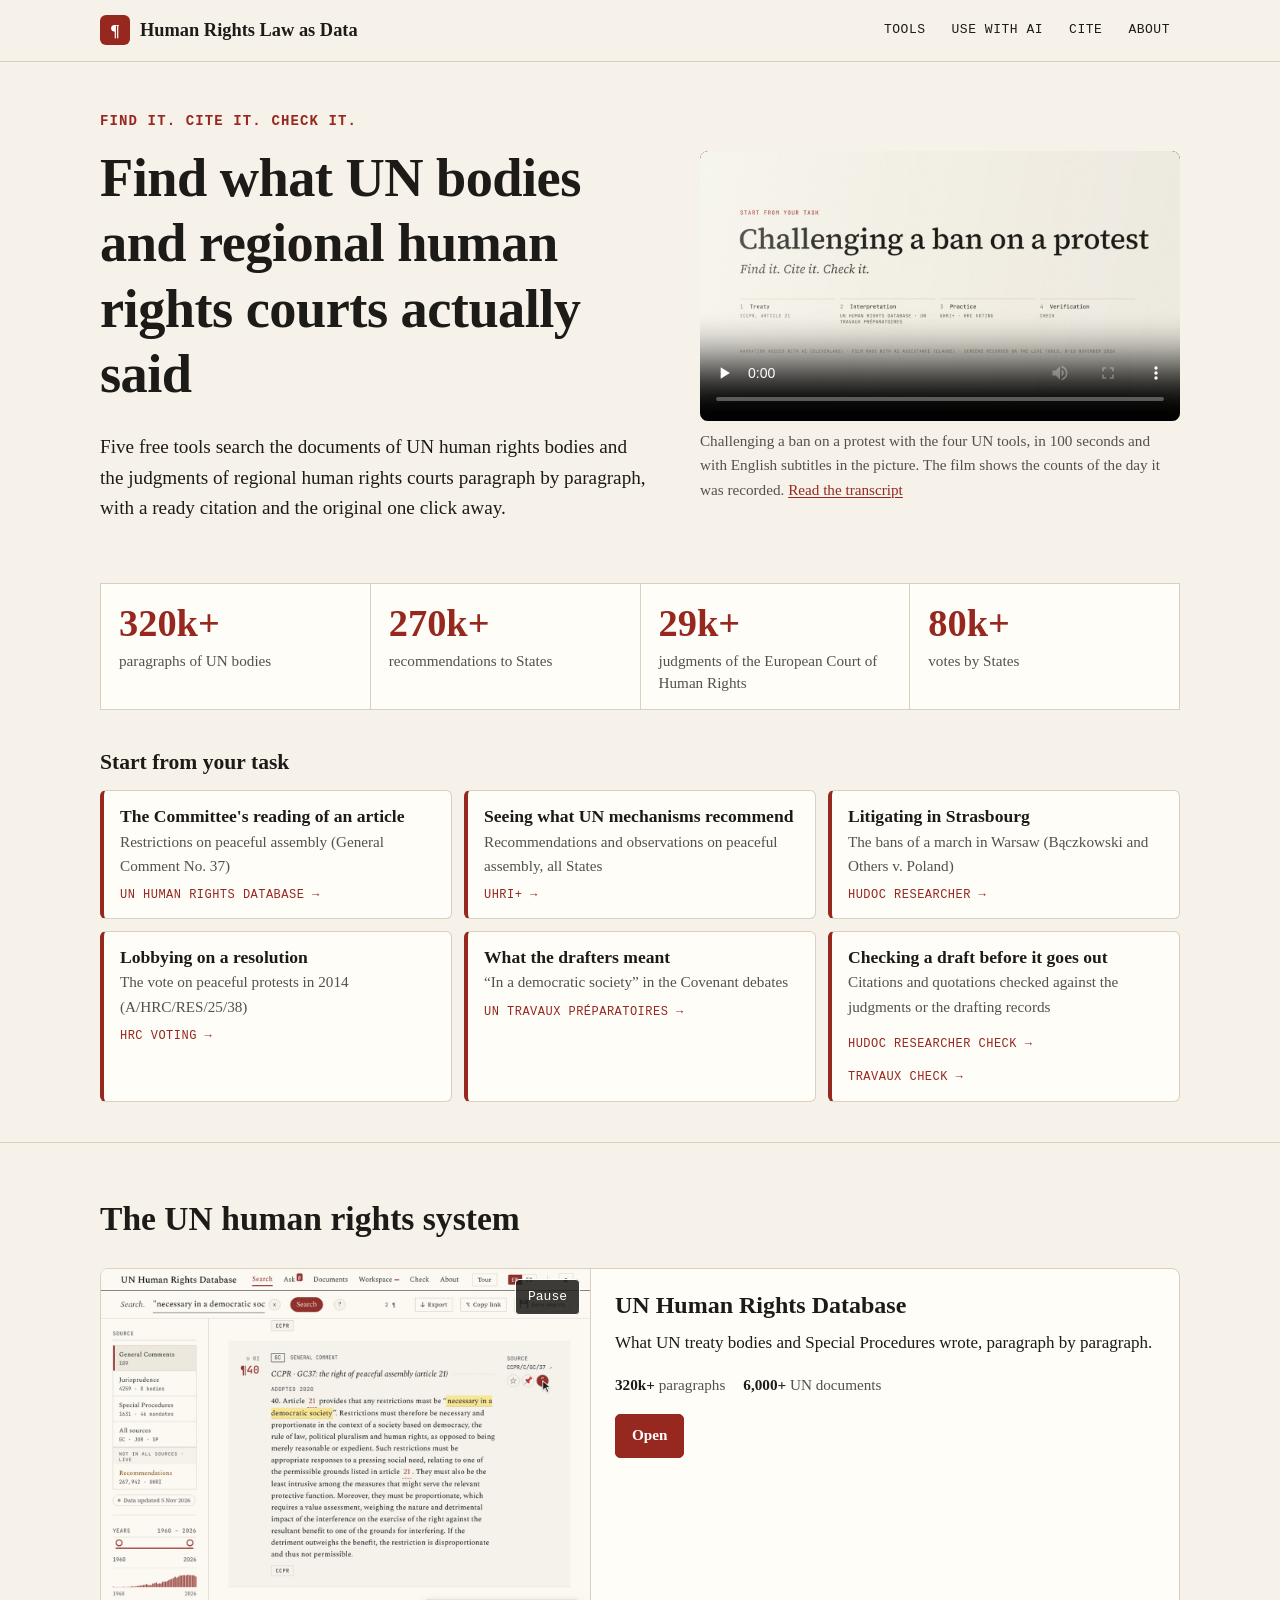
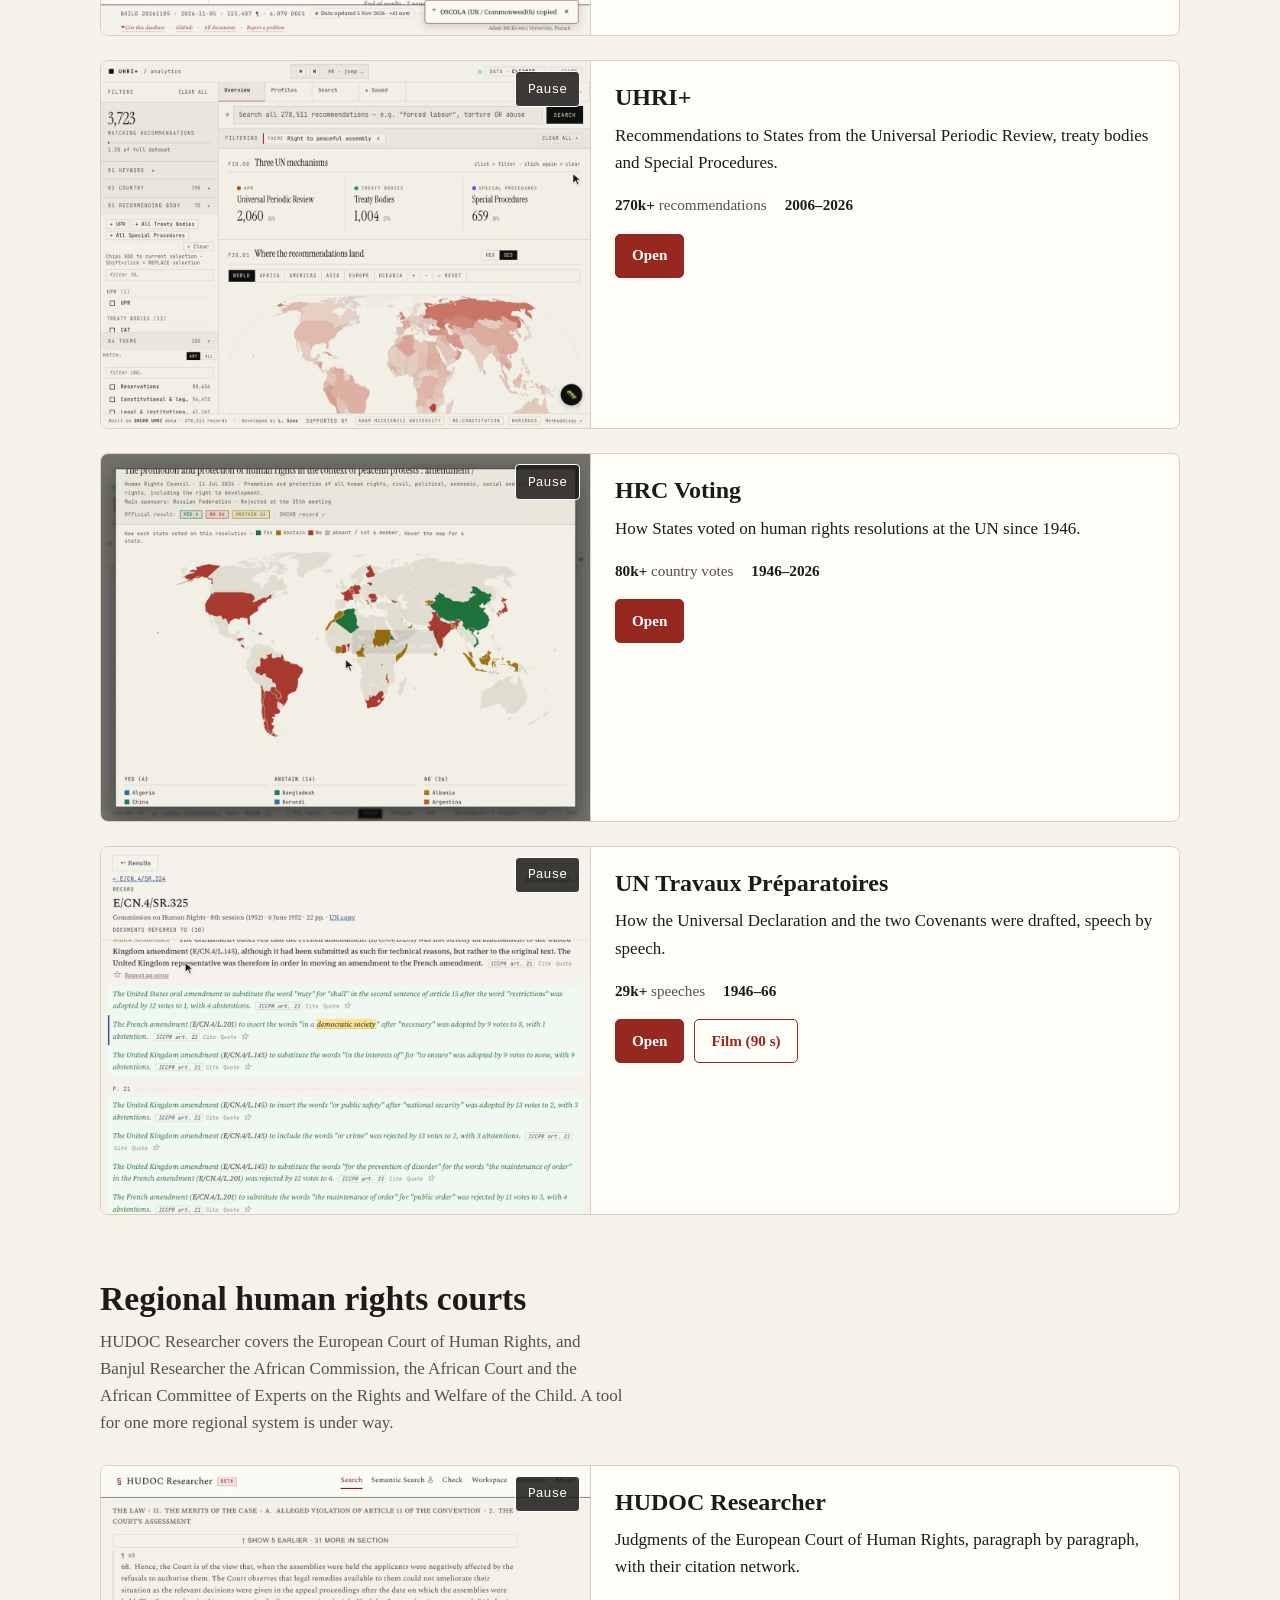
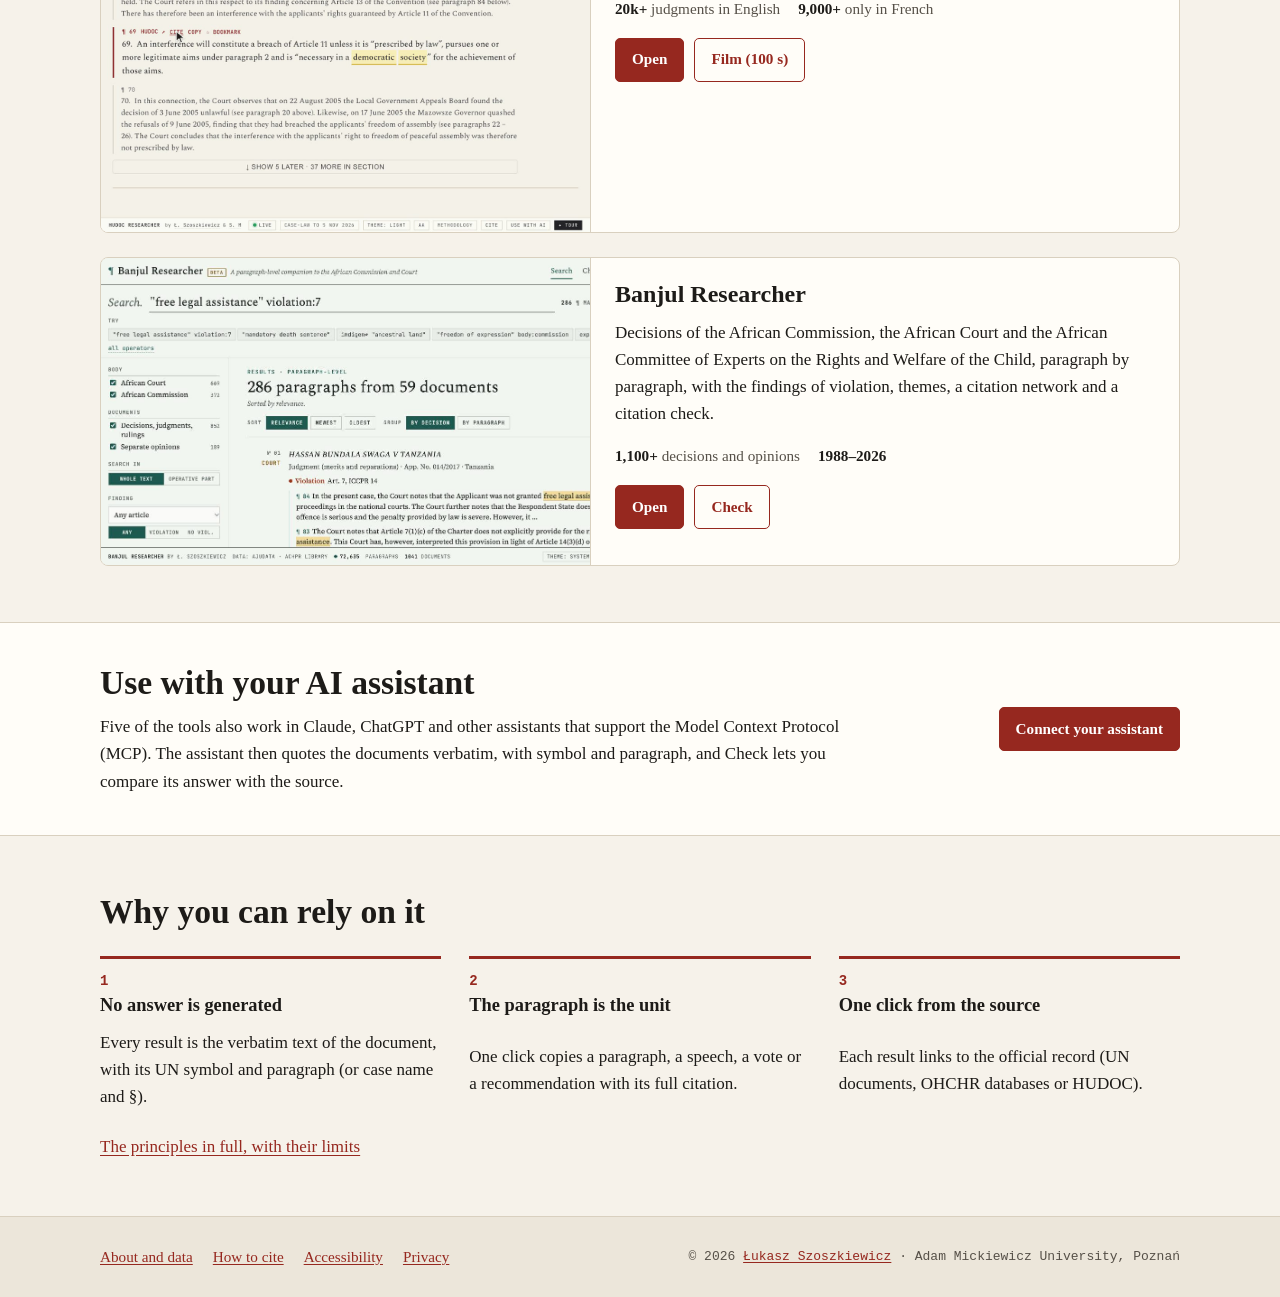
<file: index.html>
<!doctype html>
<html lang="en">
<head>
<meta charset="utf-8">
<meta name="viewport" content="width=device-width, initial-scale=1">
<title>Human Rights Law as Data</title>
<meta name="description" content="Five free tools that search the documents of UN human rights bodies and the judgments of regional human rights courts (for now, the European Court of Human Rights) paragraph by paragraph, with a ready citation and the original one click away.">
<link rel="canonical" href="https://lszoszk.github.io/humanrights/">
<meta property="og:type" content="website">
<meta property="og:title" content="Human Rights Law as Data">
<meta property="og:description" content="Find what UN bodies and regional human rights courts actually said: five free tools, paragraph by paragraph, citation ready, the original one click away.">
<meta property="og:url" content="https://lszoszk.github.io/humanrights/">
<meta property="og:image" content="https://lszoszk.github.io/humanrights/assets/img/og.png">
<meta property="og:image:width" content="1200">
<meta property="og:image:height" content="630">
<meta property="og:image:alt" content="Human Rights Law as Data: Find what UN bodies and regional human rights courts actually said.">
<meta name="twitter:card" content="summary_large_image">
<meta name="color-scheme" content="light">
<link rel="icon" href="data:image/svg+xml,%3Csvg xmlns='http://www.w3.org/2000/svg' viewBox='0 0 64 64'%3E%3Crect width='64' height='64' rx='12' fill='%239a2a22'/%3E%3Ctext x='32' y='47' font-family='Georgia,serif' font-size='44' text-anchor='middle' fill='%23fff'%3E%C2%B6%3C/text%3E%3C/svg%3E">
<link rel="stylesheet" href="style.css">
<script src="main.js" defer></script>
<script src="statystyki.js" defer></script>
<script type="application/ld+json">
{
  "@context": "https://schema.org",
  "@graph": [
    {"@type": "WebPage", "@id": "https://lszoszk.github.io/humanrights/", "name": "Human Rights Law as Data", "url": "https://lszoszk.github.io/humanrights/", "inLanguage": "en",
     "author": {"@id": "#lsz"}},
    {"@type": "Person", "@id": "#lsz", "name": "Łukasz Szoszkiewicz", "url": "https://lszoszk.github.io/", "affiliation": {"@type": "CollegeOrUniversity", "name": "Adam Mickiewicz University, Poznań"}},
    {"@type": "SoftwareApplication", "name": "UN Human Rights Database", "url": "https://lszoszk.github.io/generalcomments/", "applicationCategory": "Research", "operatingSystem": "Web", "isAccessibleForFree": true, "sameAs": "https://doi.org/10.5281/zenodo.10495719", "author": [{"@id": "#lsz"}, {"@type": "Person", "name": "Zuzanna Kowalska"}]},
    {"@type": "SoftwareApplication", "name": "UHRI+", "url": "https://lszoszk.github.io/UnitedNations_recommendations/", "applicationCategory": "Research", "operatingSystem": "Web", "isAccessibleForFree": true, "sameAs": "https://doi.org/10.5281/zenodo.21319464", "author": {"@id": "#lsz"}},
    {"@type": "SoftwareApplication", "name": "HRC Voting", "url": "https://lszoszk.github.io/hrc-voting/", "applicationCategory": "Research", "operatingSystem": "Web", "isAccessibleForFree": true, "sameAs": "https://doi.org/10.5281/zenodo.21281232", "author": {"@id": "#lsz"}},
    {"@type": "SoftwareApplication", "name": "Banjul Researcher", "url": "https://lszoszk.github.io/banjul-researcher/", "applicationCategory": "Research", "operatingSystem": "Web", "isAccessibleForFree": true, "author": [{"@id": "#lsz"}]},
    {"@type": "SoftwareApplication", "name": "HUDOC Researcher", "url": "https://lszoszk.github.io/ECHR-Dashboard/", "applicationCategory": "Research", "operatingSystem": "Web", "isAccessibleForFree": true, "sameAs": "https://doi.org/10.5281/zenodo.21319703", "author": [{"@id": "#lsz"}, {"@type": "Person", "name": "Sebastian Marcisz"}]},
    {"@type": "SoftwareApplication", "name": "UN Travaux Préparatoires", "url": "https://lszoszk.github.io/travaux-preparatoires/", "applicationCategory": "Research", "operatingSystem": "Web", "isAccessibleForFree": true, "sameAs": "https://doi.org/10.5281/zenodo.23940406", "author": {"@id": "#lsz"}},
    {"@type": "VideoObject", "name": "Challenging a ban on a protest", "description": "A 100-second film that follows one task, challenging a ban on a peaceful assembly, through the four UN tools: Article 21 of the ICCPR, General Comment No. 37 and the jurisprudence of the Human Rights Committee in the UN Human Rights Database, the drafting records in UN Travaux Préparatoires, recommendations in UHRI+, votes in HRC Voting, and the citation check. English subtitles.", "thumbnailUrl": "https://lszoszk.github.io/humanrights/assets/img/hero-film-poster.jpg", "uploadDate": "2026-11-10", "duration": "PT1M42S", "contentUrl": "https://lszoszk.github.io/humanrights/assets/video/hero-film.mp4", "encodingFormat": "video/mp4", "inLanguage": "en", "author": {"@id": "#lsz"}},
    {"@type": "VideoObject", "name": "HUDOC Researcher in 100 seconds", "description": "A 100-second film on HUDOC Researcher, an independent toolkit built on HUDOC data for paragraph-level work with the case law of the European Court of Human Rights. English subtitles.", "thumbnailUrl": "https://lszoszk.github.io/assets/img/tools/hudoc-researcher-film-poster.jpg", "uploadDate": "2026-10-12", "duration": "PT1M42S", "contentUrl": "https://lszoszk.github.io/assets/video/hudoc-researcher-film.mp4", "encodingFormat": "video/mp4", "inLanguage": "en", "author": {"@id": "#lsz"}},
    {"@type": "VideoObject", "name": "UN Travaux Préparatoires in 90 seconds", "description": "A 90-second film on UN Travaux Préparatoires, an independent resource built from the UN's own drafting records of the Universal Declaration of Human Rights and the two Covenants (1946–66). English subtitles.", "thumbnailUrl": "https://lszoszk.github.io/assets/img/tools/travaux-film-poster.jpg", "uploadDate": "2026-11-04", "duration": "PT1M29S", "contentUrl": "https://lszoszk.github.io/assets/video/travaux-film.mp4", "encodingFormat": "video/mp4", "inLanguage": "en", "author": {"@id": "#lsz"}}
  ]
}
</script>
</head>
<body>
<a class="skip" href="#main">Skip to content</a>

<header class="bar">
  <div class="wrap bar-in">
    <a class="brand" href="#top"><span class="brand-mark" aria-hidden="true">¶</span> Human Rights Law as Data</a>
    <nav aria-label="Sections">
      <ul>
        <li><a href="#tools">Tools</a></li>
        <li><a href="ai.html">Use with AI</a></li>
        <li><a href="about.html#cite">Cite</a></li>
        <li><a href="about.html">About</a></li>
      </ul>
    </nav>
  </div>
</header>

<main id="main">

<!-- ============ HERO ============ -->
<section class="hero" id="top" aria-labelledby="hero-h">
  <div class="wrap hero-grid">
    <div class="hero-text">
      <p class="tagline">Find it. Cite it. Check it.</p>
      <h1 id="hero-h">Find what UN bodies and regional human rights courts actually said</h1>
      <p class="lead">Five free tools search the documents of UN human rights bodies and the judgments of regional human rights courts paragraph by paragraph, with a ready citation and the original one click away.</p>
    </div>

    <!-- Hero film, 10.11.2026: peaceful assembly, the four UN tools (plan and sources: ../films/hero_film_plan_assembly.md; render: ../films/out/hero2_v1_subs_web.mp4). Subtitles are in the picture, as in the HUDOC and Travaux films. -->
    <figure class="hero-film" aria-labelledby="hero-film-cap">
      <video controls preload="none" playsinline poster="assets/img/hero-film-poster.jpg" width="1920" height="1080">
        <source src="assets/video/hero-film.mp4" type="video/mp4">
        Your browser cannot play embedded video; <a href="assets/video/hero-film.mp4">download the film (mp4, 17 MB)</a>.
      </video>
      <figcaption id="hero-film-cap">Challenging a ban on a protest with the four UN tools, in 100 seconds and with English subtitles in the picture. The film shows the counts of the day it was recorded. <a href="#transcript-hero" data-transcript>Read the transcript</a></figcaption>
      <details class="transcript" id="transcript-hero">
        <summary>Transcript<span class="vh"> of the film Challenging a ban on a protest</span></summary>
          <p>A lawyer who challenges a ban on a peaceful assembly starts with the treaty, here Article 21 of the International Covenant on Civil and Political Rights, which allows only restrictions necessary in a democratic society.</p>
          <p>The UN Human Rights Database is the first to make all General Comments of the treaty bodies searchable paragraph by paragraph, and it also holds their jurisprudence and the thematic reports of the Special Procedures.</p>
          <p>Here, General Comment No. 37 explains the test, one click on Jurisprudence shows how the Committee applies it, for instance, to a picket refused in Saint Petersburg (Savolaynen v. Russian Federation, 2022), and one more click copies the paragraph with its citation.</p>
          <p>If the meaning is still unclear, UN Travaux Préparatoires shows the drafting debate, in which Eleanor Roosevelt opposed these words because of their ambiguity and René Cassin defined a democratic society as one based upon respect for human rights.</p>
          <p>UHRI+ gathers more than 3,700 recommendations and observations on peaceful assembly from the Universal Periodic Review, the treaty bodies and the Special Procedures, and HRC Voting shows how States vote on the resolution of the Human Rights Council on peaceful protests.</p>
          <p>In the age of AI, one may want to verify a quotation from a UN document seen in a draft or online before using it, and Check does it in a few seconds: here it finds the quotation in paragraph 40, while the draft cites paragraph 41.</p>
          <p>Behind the four tools are three principles: no answer is generated, the paragraph is the unit, and every passage is one click from the source.</p>
          <p>Human Rights Law as Data. Find it. Cite it. Check it.</p>
      </details>
    </figure>
  </div>

  <div class="wrap">
    <ul class="numbers">
      <li><strong>320k+</strong><span>paragraphs of UN bodies</span></li>
      <li><strong>270k+</strong><span>recommendations to States</span></li>
      <li><strong>29k+</strong><span>judgments of the European Court of Human Rights</span></li>
      <li><strong>80k+</strong><span>votes by States</span></li>
    </ul>

    <h2 class="chips-h" id="tasks-h">Start from your task</h2>
    <ul class="chips" aria-labelledby="tasks-h">
      <li><a class="chip" href="https://lszoszk.github.io/generalcomments/?q=%22necessary+in+a+democratic+society%22&amp;tb=CCPR">
        <span class="chip-task">The Committee's reading of an article</span>
        <span class="chip-eg">Restrictions on peaceful assembly (General Comment No. 37)</span>
        <span class="chip-tool">UN Human Rights Database</span></a></li>
      <!-- UHRI+ reads its filters from the hash (checked 8.11.2026; Overview with the theme filter checked 9.11.2026). No single State in the example (Łukasz, 9.11.2026). Keep it in the hash: a ?query would reach GoatCounter. -->
      <li><a class="chip" href="https://lszoszk.github.io/UnitedNations_recommendations/dashboard.html#view=overview&amp;theme=Right%20to%20peaceful%20assembly">
        <span class="chip-task">Seeing what UN mechanisms recommend</span>
        <span class="chip-eg">Recommendations and observations on peaceful assembly, all States</span>
        <span class="chip-tool">UHRI+</span></a></li>
      <li><a class="chip" href="https://lszoszk.github.io/ECHR-Dashboard/?q=%22democratic+society%22+case%3A1543%2F06">
        <span class="chip-task">Litigating in Strasbourg</span>
        <span class="chip-eg">The bans of a march in Warsaw (Bączkowski and Others v. Poland)</span>
        <span class="chip-tool">HUDOC Researcher</span></a></li>
      <!-- HRC Voting reads #res=<symbol> since PR lszoszk/hrc-voting#3 (merged 10.11.2026): the record with a roll-call opens its roll-call sheet. -->
      <li><a class="chip" href="https://lszoszk.github.io/hrc-voting/#res=A/HRC/RES/25/38">
        <span class="chip-task">Lobbying on a resolution</span>
        <span class="chip-eg">The vote on peaceful protests in 2014 (A/HRC/RES/25/38)</span>
        <span class="chip-tool">HRC Voting</span></a></li>
      <li><a class="chip" href="https://lszoszk.github.io/travaux-preparatoires/#view=search&amp;q=%22democratic+society%22&amp;instrument=ICCPR">
        <span class="chip-task">What the drafters meant</span>
        <span class="chip-eg">“In a democratic society” in the Covenant debates</span>
        <span class="chip-tool">UN Travaux Préparatoires</span></a></li>
      <li><div class="chip chip-multi">
        <span class="chip-task">Checking a draft before it goes out</span>
        <span class="chip-eg">Citations and quotations checked against the judgments or the drafting records</span>
        <span class="chip-links">
          <a class="chip-tool" href="https://lszoszk.github.io/ECHR-Dashboard/check.html">HUDOC Researcher Check<span class="vh">: citations of the European Court of Human Rights</span></a>
          <a class="chip-tool" href="https://lszoszk.github.io/travaux-preparatoires/#view=check">Travaux Check<span class="vh">: citations of the UN drafting records</span></a>
        </span></div></li>
    </ul>
  </div>
</section>

<!-- ============ TOOLS ============ -->
<section class="tools" id="tools" aria-labelledby="tools-h">
  <div class="wrap">
    <h2 id="tools-h">The UN human rights system</h2>

    <ul class="cards">

      <!-- UNHRDB -->
      <li class="card" id="unhrdb">
        <!-- Silent loop, peaceful assembly, recorded on the live site 8.11.2026 (../films/tools/h2-capture-find.cjs, cut and encoded by ../films/tools/make_loop.py). -->
        <div class="card-media has-loop">
          <div class="loop-frame">
          <video class="loop" muted loop playsinline preload="metadata" width="1280" height="960" poster="assets/img/unhrdb-loop-poster.jpg" aria-label="Animation without sound: in the UN Human Rights Database, a search for “necessary in a democratic society”, narrowed to the Human Rights Committee, returns paragraph 40 of General Comment No. 37 (CCPR/C/GC/37) with the search words highlighted; one click on the cite button copies the citation in OSCOLA format.">
            <source src="assets/video/unhrdb-loop.mp4" type="video/mp4">
          </video>
          </div>
        </div>
        <div class="card-body">
          <h3>UN Human Rights Database</h3>
          <p>What UN treaty bodies and Special Procedures wrote, paragraph by paragraph.</p>
          <ul class="metrics">
            <li><strong>320k+</strong> paragraphs</li>
            <li><strong>6,000+</strong> UN documents</li>
          </ul>
          <div class="actions">
            <a class="btn primary" href="https://lszoszk.github.io/generalcomments/">Open<span class="vh"> the UN Human Rights Database</span></a>
          </div>
        </div>
      </li>

      <!-- UHRI+ -->
      <li class="card" id="uhri">
        <!-- Silent loop, peaceful assembly, all States, recorded on the live site 9.11.2026 (../films/tools/h2-capture-overview.cjs, cut and encoded by ../films/tools/make_loop.py). -->
        <div class="card-media has-loop">
          <div class="loop-frame">
          <video class="loop" muted loop playsinline preload="metadata" width="1280" height="960" poster="assets/img/uhri-loop-poster.jpg" aria-label="Animation without sound: the UHRI+ overview for the theme “Right to peaceful assembly” shows 3,723 recommendations and observations, of which 2,060 come from the Universal Periodic Review, 1,004 from the treaty bodies and 659 from the Special Procedures; a world map shows where they were addressed and a chart shows their number by year since 2006.">
            <source src="assets/video/uhri-loop.mp4" type="video/mp4">
          </video>
          </div>
        </div>
        <div class="card-body">
          <h3>UHRI+</h3>
          <p>Recommendations to States from the Universal Periodic Review, treaty bodies and Special Procedures.</p>
          <ul class="metrics">
            <li><strong>270k+</strong> recommendations</li>
            <li><strong>2006–2026</strong></li>
          </ul>
          <div class="actions">
            <a class="btn primary" href="https://lszoszk.github.io/UnitedNations_recommendations/">Open<span class="vh"> UHRI+</span></a>
          </div>
        </div>
      </li>

      <!-- HRC Voting -->
      <li class="card" id="hrc-voting">
        <!-- Silent loop, peaceful assembly, recorded on the live site 8.11.2026 (../films/tools/h2-capture-politics.cjs, cut and encoded by ../films/tools/make_loop.py). -->
        <div class="card-media has-loop">
          <div class="loop-frame">
          <video class="loop" muted loop playsinline preload="metadata" width="1280" height="960" poster="assets/img/hrc-voting-loop-poster.jpg" aria-label="Animation without sound: in HRC Voting, the subject “Right to Assembly - Public Demonstrations”, with amendments, lists the recorded votes on the Human Rights Council’s resolutions on peaceful protests from 2014 to 2024; the roll-call of A/HRC/56/L.45, an amendment of the Russian Federation to the 2024 resolution, shows it rejected by 4 votes to 26, with 14 abstentions, on a map of how each State voted.">
            <source src="assets/video/hrc-voting-loop.mp4" type="video/mp4">
          </video>
          </div>
        </div>
        <div class="card-body">
          <h3>HRC Voting</h3>
          <p>How States voted on human rights resolutions at the UN since 1946.</p>
          <ul class="metrics">
            <li><strong>80k+</strong> country votes</li>
            <li><strong>1946–2026</strong></li>
          </ul>
          <div class="actions">
            <a class="btn primary" href="https://lszoszk.github.io/hrc-voting/">Open<span class="vh"> HRC Voting</span></a>
          </div>
        </div>
      </li>

      <!-- Travaux -->
      <li class="card" id="travaux">
        <!-- Silent loop, peaceful assembly, recorded on the live site 8.11.2026 (../films/tools/h2-capture-origin.cjs, cut and encoded by ../films/tools/make_loop.py). -->
        <div class="card-media has-loop">
          <div class="loop-frame">
          <video class="loop" muted loop playsinline preload="metadata" width="1280" height="960" poster="assets/img/travaux-loop-poster.jpg" aria-label="Animation without sound: in UN Travaux Préparatoires, a search for “democratic society”, narrowed to Article 21 of the ICCPR, lists the 1952 vote that added the words “in a democratic society” (E/CN.4/SR.325, page 20: 9 votes to 8, with 1 abstention) and earlier speeches on them; opening the record shows the vote in E/CN.4/SR.325.">
            <source src="assets/video/travaux-loop.mp4" type="video/mp4">
          </video>
          </div>
        </div>
        <div class="card-body">
          <h3>UN Travaux Préparatoires</h3>
          <p>How the Universal Declaration and the two Covenants were drafted, speech by speech.</p>
          <ul class="metrics">
            <li><strong>29k+</strong> speeches</li>
            <li><strong>1946–66</strong></li>
          </ul>
          <div class="actions">
            <a class="btn primary" href="https://lszoszk.github.io/travaux-preparatoires/">Open<span class="vh"> UN Travaux Préparatoires</span></a>
            <button class="btn" type="button" aria-expanded="false" aria-controls="film-travaux" data-film>Film (90 s)<span class="vh">: UN Travaux Préparatoires</span></button>
          </div>
        </div>
        <div class="film" id="film-travaux" hidden>
          <figure>
            <video controls preload="none" playsinline poster="https://lszoszk.github.io/assets/img/tools/travaux-film-poster.jpg" width="1280" height="720" aria-describedby="film-travaux-cap">
              <source src="https://lszoszk.github.io/assets/video/travaux-film.mp4" type="video/mp4">
              Your browser cannot play embedded video; <a href="https://lszoszk.github.io/assets/video/travaux-film.mp4">download the film (mp4, 16 MB)</a>.
            </video>
            <figcaption id="film-travaux-cap">UN Travaux Préparatoires in 90 seconds, with English subtitles in the picture. The film shows the counts of the day it was recorded. <a href="#transcript-travaux" data-transcript>Read the transcript</a></figcaption>
          </figure>
          <details class="transcript" id="transcript-travaux">
            <summary>Transcript<span class="vh"> of the UN Travaux Préparatoires film</span></summary>
            <p>The Universal Declaration of Human Rights and the two Covenants were drafted at the United Nations between 1946 and 1966, and the drafting records run to more than eighteen thousand pages. To find who said what, and why a provision reads as it does, one reads them page by page. UN Travaux Préparatoires, an independent resource built from the UN's own documents, divides them into speeches, each with its speaker, delegation, date, article and page.</p>
            <p>Search opens every result in its record, at its page, with a ready citation and a link to the UN copy. Each article can be followed through the drafting: its text at every stage, the meetings that debated it, and every vote, by name where the record gives one. Ask takes a question in plain words and returns the passages closest to it in meaning, even when the delegates used other words.</p>
            <p>Summary records paraphrase the speakers, the text is machine-read, and about one article tag in twenty is wrong: the About page gives every figure, and every passage links to the scan. AI brings new risks, such as invented quotations, and two tools answer them.</p>
            <p>Check holds every citation and quotation in your draft against the record it names. Through the MCP server and the Claude skill, your AI assistant cites the records by symbol and page, instead of from memory. The UN document remains the authority, one click away from every speech.</p>
          </details>
        </div>
      </li>
    </ul>

  </div>
</section>

<!-- ============ REGIONAL COURTS (decision 8.11.2026: the hero film covers the UN system only) ============ -->
<section class="tools tools-regional" id="regional" aria-labelledby="regional-h">
  <div class="wrap">
    <h2 id="regional-h">Regional human rights courts</h2>
    <p class="section-note">HUDOC Researcher covers the European Court of Human Rights, and Banjul Researcher the African Commission, the African Court and the African Committee of Experts on the Rights and Welfare of the Child. A tool for one more regional system is under way.</p>

    <ul class="cards">

      <!-- HUDOC Researcher -->
      <li class="card" id="hudoc">
        <!-- Silent loop, peaceful assembly, recorded on the live site 8.11.2026 (../films/tools/h2-capture-hudoc.cjs, cut and encoded by ../films/tools/make_loop.py). -->
        <div class="card-media has-loop">
          <div class="loop-frame">
          <video class="loop" muted loop playsinline preload="metadata" width="1280" height="960" poster="assets/img/hudoc-loop-poster.jpg" aria-label="Animation without sound: in HUDOC Researcher, a search for “democratic society” in application no. 1543/06 opens Bączkowski and Others v. Poland (3 May 2007) at paragraphs 68 to 70 of the Court’s assessment, with the search words highlighted in paragraph 69, and the Cite button copies an OSCOLA citation of the paragraph.">
            <source src="assets/video/hudoc-loop.mp4" type="video/mp4">
          </video>
          </div>
        </div>
        <div class="card-body">
          <h3>HUDOC Researcher</h3>
          <p>Judgments of the European Court of Human Rights, paragraph by paragraph, with their citation network.</p>
          <ul class="metrics">
            <li><strong>20k+</strong> judgments in English</li>
            <li><strong>9,000+</strong> only in French</li>
          </ul>
          <div class="actions">
            <a class="btn primary" href="https://lszoszk.github.io/ECHR-Dashboard/">Open<span class="vh"> HUDOC Researcher</span></a>
            <button class="btn" type="button" aria-expanded="false" aria-controls="film-hudoc" data-film>Film (100 s)<span class="vh">: HUDOC Researcher</span></button>
          </div>
        </div>
        <div class="film" id="film-hudoc" hidden>
          <figure>
            <video controls preload="none" playsinline poster="https://lszoszk.github.io/assets/img/tools/hudoc-researcher-film-poster.jpg" width="1280" height="720" aria-describedby="film-hudoc-cap">
              <source src="https://lszoszk.github.io/assets/video/hudoc-researcher-film.mp4" type="video/mp4">
              Your browser cannot play embedded video; <a href="https://lszoszk.github.io/assets/video/hudoc-researcher-film.mp4">download the film (mp4, 17 MB)</a>.
            </video>
            <figcaption id="film-hudoc-cap">HUDOC Researcher in 100 seconds, with English subtitles in the picture. The film shows the counts of the day it was recorded. <a href="#transcript-hudoc" data-transcript>Read the transcript</a></figcaption>
          </figure>
          <details class="transcript" id="transcript-hudoc">
            <summary>Transcript<span class="vh"> of the HUDOC Researcher film</span></summary>
            <p>Working with the tens of thousands of judgments of the European Court of Human Rights usually means a database search and then other tools (PDFs, spreadsheets, notes, reference managers) to organize the results by hand. HUDOC Researcher, an independent toolkit built on HUDOC data, brings that work into one place.</p>
            <p>Every judgment is split into the Court's own paragraphs, each labelled with the part of the judgment it belongs to. Search takes keywords, phrases and Boolean operators, as in HUDOC, and a side drawer shows the paragraph in its context, with a link to the same paragraph in HUDOC and a ready OSCOLA citation. The beta holds all the judgments in English (over 20,000) and the judgments HUDOC publishes only in French (over 9,000), the most-cited also in unofficial English translation.</p>
            <p>When you know only the facts, Semantic Search lets you describe the case in plain words (in any language), and its citation network shows which judgments the Court builds on. Statistics present the whole corpus by year, formation, State, Article and outcome. Research in the age of AI brings new risks, such as invented case names and quotations, and HUDOC Researcher answers them with three tools.</p>
            <p>Check compares every citation and quotation in your draft with the text of the judgment. Through the MCP server and the Claude skill, your own AI assistant quotes the Court verbatim, with the case, application number and paragraph, instead of paraphrasing from memory. HUDOC remains the authoritative source, and HUDOC Researcher is built to keep it one click away from every paragraph.</p>
          </details>
        </div>
      </li>
      <!-- Banjul Researcher (20.11.2026): still image of the live site, no film yet -->
      <li class="card" id="banjul">
        <div class="card-media">
          <img src="assets/img/banjul-shot.jpg" width="1280" height="679" loading="lazy" alt="Banjul Researcher showing 286 paragraphs from 59 documents for the search “free legal assistance” with violation of Article 7; the first result is Hassan Bundala Swaga v Tanzania, paragraph 84, with the search words highlighted.">
        </div>
        <div class="card-body">
          <h3>Banjul Researcher</h3>
          <p>Decisions of the African Commission, the African Court and the African Committee of Experts on the Rights and Welfare of the Child, paragraph by paragraph, with the findings of violation, themes, a citation network and a citation check.</p>
          <ul class="metrics">
            <li><strong>1,100+</strong> decisions and opinions</li>
            <li><strong>1988–2026</strong></li>
          </ul>
          <div class="actions">
            <a class="btn primary" href="https://lszoszk.github.io/banjul-researcher/">Open<span class="vh"> Banjul Researcher</span></a>
            <a class="btn" href="https://lszoszk.github.io/banjul-researcher/#check">Check<span class="vh">: citations of the African Commission, Court and Children's Committee</span></a>
          </div>
        </div>
      </li>
    </ul>

  </div>
</section>

<!-- ============ AI (teaser; full page: ai.html) ============ -->
<section class="ai ai-teaser" id="ai" aria-labelledby="ai-h">
  <div class="wrap teaser">
    <div>
      <h2 id="ai-h">Use with your AI assistant</h2>
      <p>Five of the tools also work in Claude, ChatGPT and other assistants that support the Model Context Protocol (MCP). The assistant then quotes the documents verbatim, with symbol and paragraph, and Check lets you compare its answer with the source.</p>
    </div>
    <a class="btn primary" href="ai.html">Connect your assistant</a>
  </div>
</section>

<!-- ============ WHY (short; full text: about.html#principles) ============ -->
<section class="why" id="why" aria-labelledby="why-h">
  <div class="wrap">
    <h2 id="why-h">Why you can rely on it</h2>
    <ol class="principles short">
      <li>
        <h3>No answer is generated</h3>
        <p>Every result is the verbatim text of the document, with its UN symbol and paragraph (or case name and §).</p>
      </li>
      <li>
        <h3>The paragraph is the unit</h3>
        <p>One click copies a paragraph, a speech, a vote or a recommendation with its full citation.</p>
      </li>
      <li>
        <h3>One click from the source</h3>
        <p>Each result links to the official record (UN documents, OHCHR databases or HUDOC).</p>
      </li>
    </ol>
    <p class="more"><a href="about.html#principles">The principles in full, with their limits</a></p>
  </div>
</section>

</main>

<!-- ============ FOOTER ============ -->
<footer class="foot">
  <div class="wrap foot-short">
    <ul class="foot-links">
      <li><a href="about.html">About and data</a></li>
      <li><a href="about.html#cite">How to cite</a></li>
      <li><a href="about.html#accessibility">Accessibility</a></li>
      <li><a href="about.html#privacy">Privacy</a></li>
    </ul>
    <p>© 2026 <a href="https://lszoszk.github.io/">Łukasz Szoszkiewicz</a> · Adam Mickiewicz University, Poznań</p>
  </div>
</footer>

<div class="vh" role="status" aria-live="polite" id="live"></div>
</body>
</html>
</file>
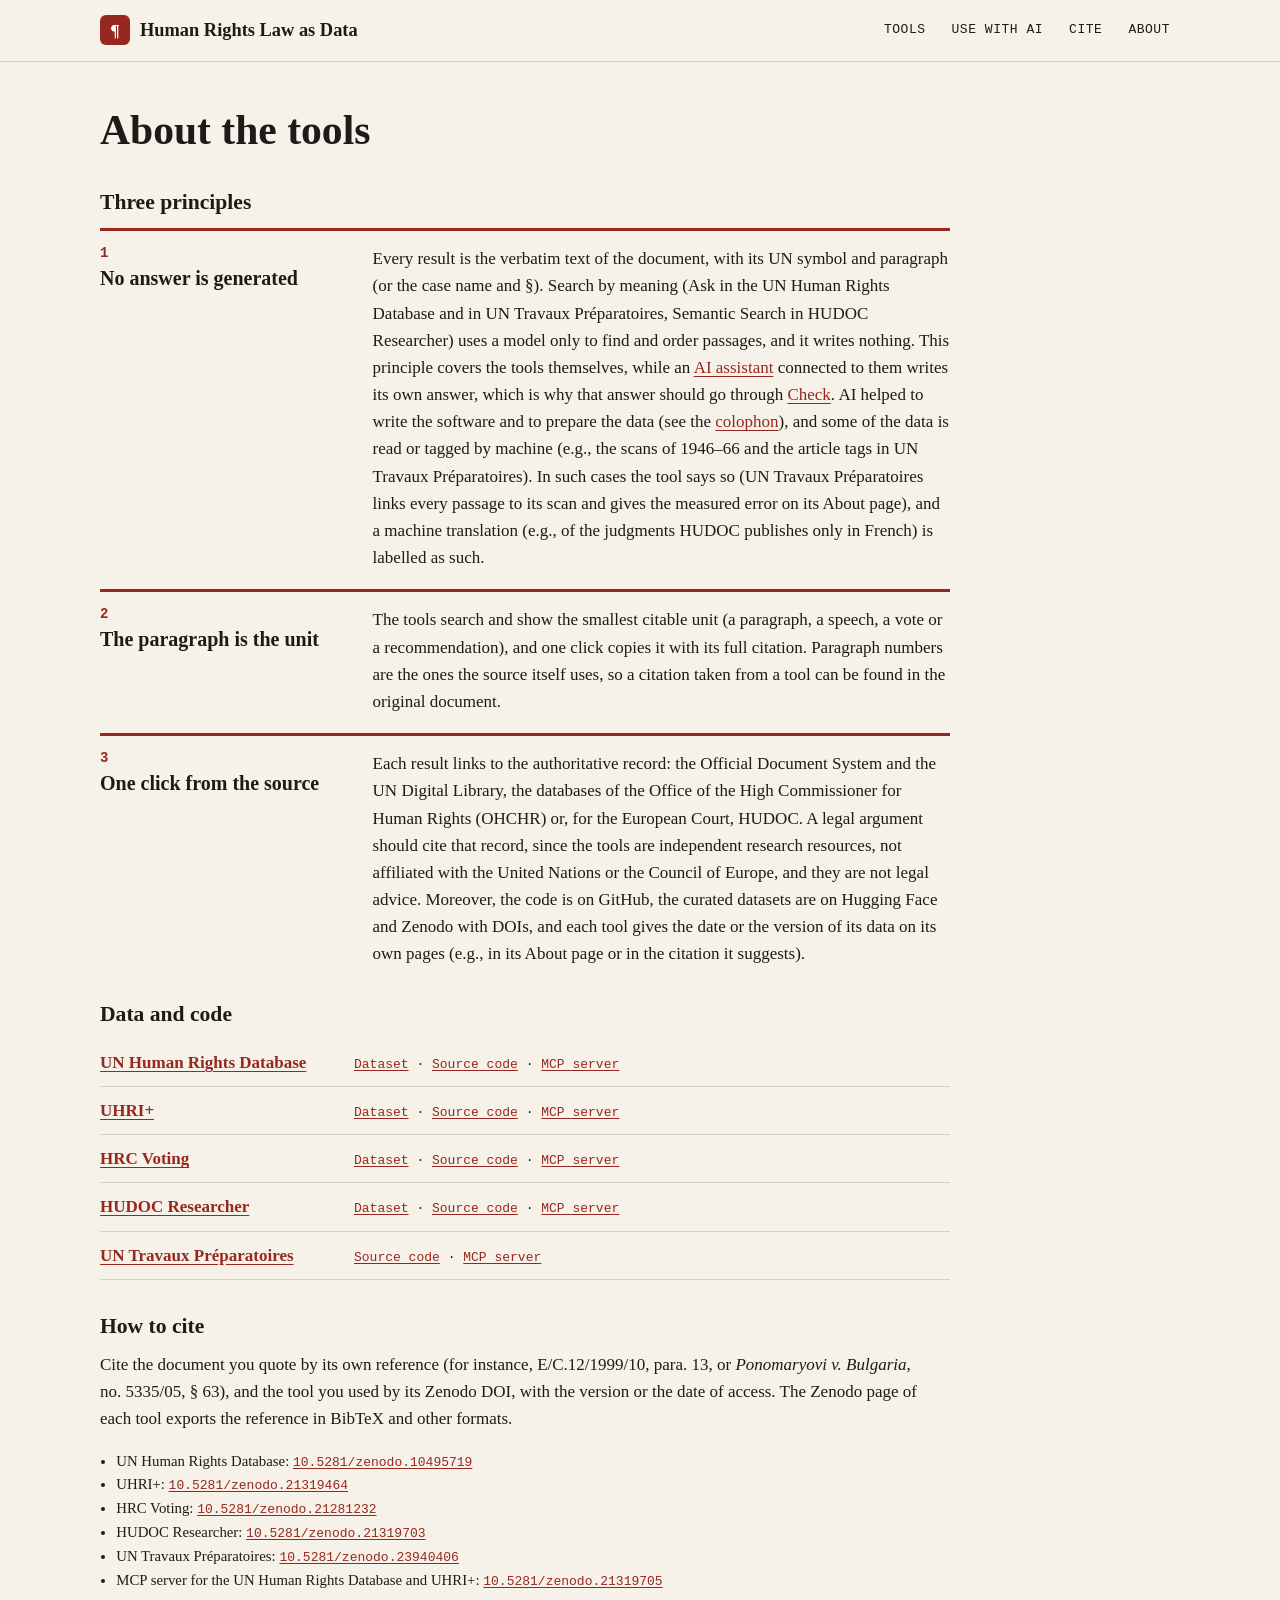
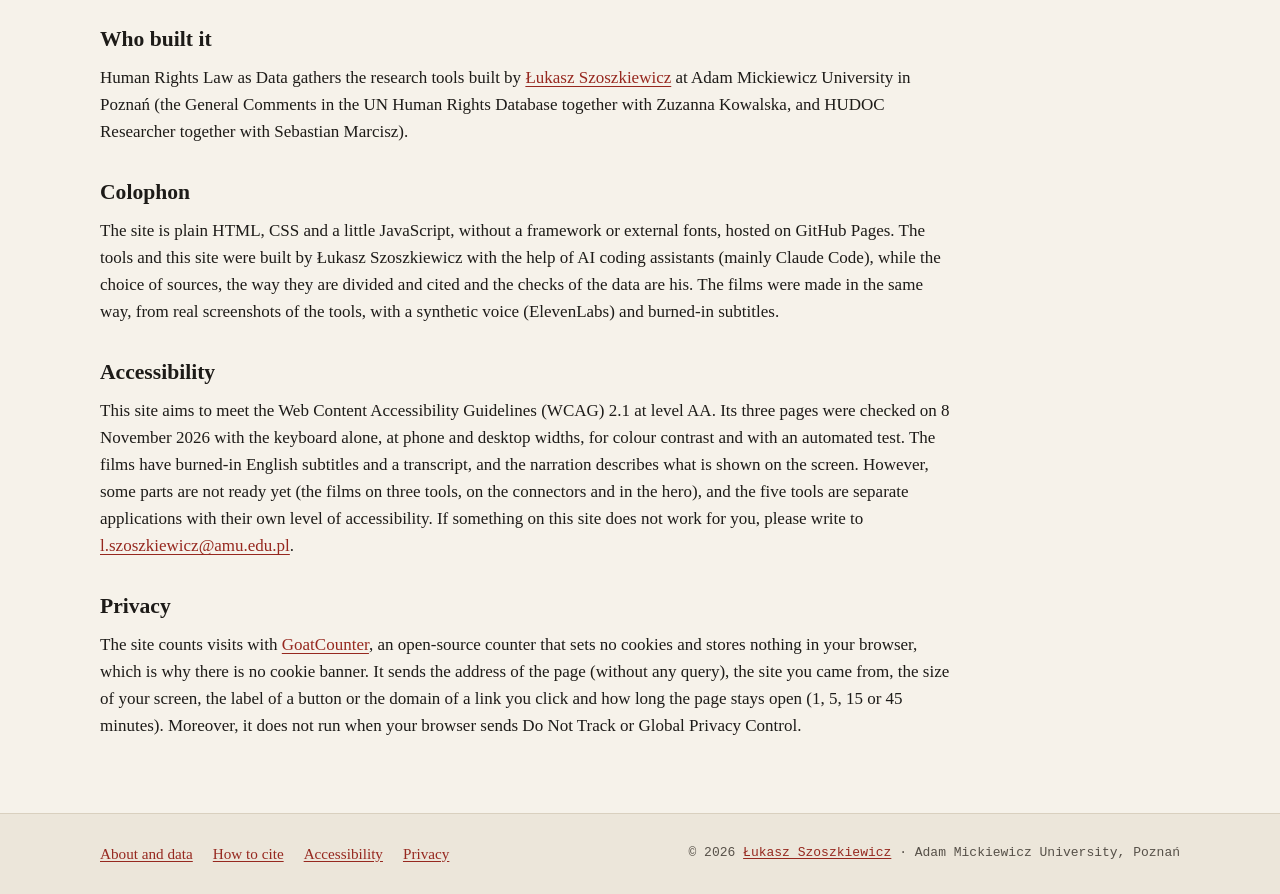
<file: about.html>
<!doctype html>
<html lang="en">
<head>
<meta charset="utf-8">
<meta name="viewport" content="width=device-width, initial-scale=1">
<title>About the tools · Human Rights Law as Data</title>
<meta name="description" content="How the five tools work and where they fall short, with their data, code, DOIs, citation, accessibility statement and privacy note.">
<link rel="canonical" href="https://lszoszk.github.io/humanrights/about.html">
<meta property="og:type" content="website">
<meta property="og:title" content="About the tools · Human Rights Law as Data">
<meta property="og:description" content="How the five tools work and where they fall short, with their data, code, DOIs, citation, accessibility statement and privacy note.">
<meta property="og:url" content="https://lszoszk.github.io/humanrights/about.html">
<meta property="og:image" content="https://lszoszk.github.io/humanrights/assets/img/og.png">
<meta name="twitter:card" content="summary_large_image">
<meta name="color-scheme" content="light">
<link rel="icon" href="data:image/svg+xml,%3Csvg xmlns='http://www.w3.org/2000/svg' viewBox='0 0 64 64'%3E%3Crect width='64' height='64' rx='12' fill='%239a2a22'/%3E%3Ctext x='32' y='47' font-family='Georgia,serif' font-size='44' text-anchor='middle' fill='%23fff'%3E%C2%B6%3C/text%3E%3C/svg%3E">
<link rel="stylesheet" href="style.css">
<script src="statystyki.js" defer></script>
</head>
<body class="sub">
<a class="skip" href="#main">Skip to content</a>

<header class="bar">
  <div class="wrap bar-in">
    <a class="brand" href="index.html"><span class="brand-mark" aria-hidden="true">¶</span> Human Rights Law as Data</a>
    <nav aria-label="Sections">
      <ul>
        <li><a href="index.html#tools">Tools</a></li>
        <li><a href="ai.html">Use with AI</a></li>
        <li><a href="about.html#cite">Cite</a></li>
        <li><a href="about.html" aria-current="page">About</a></li>
      </ul>
    </nav>
  </div>
</header>

<main id="main" class="page about">
  <div class="wrap">
  <h1>About the tools</h1>

  <section id="principles" aria-labelledby="principles-h">
    <h2 id="principles-h">Three principles</h2>
    <ol class="principles">
      <li>
        <h3 id="why-1">No answer is generated</h3>
        <p>Every result is the verbatim text of the document, with its UN symbol and paragraph (or the case name and §). Search by meaning (Ask in the UN Human Rights Database and in UN Travaux Préparatoires, Semantic Search in HUDOC Researcher) uses a model only to find and order passages, and it writes nothing. This principle covers the tools themselves, while an <a href="ai.html">AI assistant</a> connected to them writes its own answer, which is why that answer should go through <a href="ai.html#check-h">Check</a>. AI helped to write the software and to prepare the data (see the <a href="#colophon">colophon</a>), and some of the data is read or tagged by machine (e.g., the scans of 1946–66 and the article tags in UN Travaux Préparatoires). In such cases the tool says so (UN Travaux Préparatoires links every passage to its scan and gives the measured error on its About page), and a machine translation (e.g., of the judgments HUDOC publishes only in French) is labelled as such.</p>
      </li>
      <li>
        <h3 id="why-2">The paragraph is the unit</h3>
        <p>The tools search and show the smallest citable unit (a paragraph, a speech, a vote or a recommendation), and one click copies it with its full citation. Paragraph numbers are the ones the source itself uses, so a citation taken from a tool can be found in the original document.</p>
      </li>
      <li>
        <h3 id="why-3">One click from the source</h3>
        <p>Each result links to the authoritative record: the Official Document System and the UN Digital Library, the databases of the Office of the High Commissioner for Human Rights (OHCHR) or, for the European Court, HUDOC. A legal argument should cite that record, since the tools are independent research resources, not affiliated with the United Nations or the Council of Europe, and they are not legal advice. Moreover, the code is on GitHub, the curated datasets are on Hugging Face and Zenodo with DOIs, and each tool gives the date or the version of its data on its own pages (e.g., in its About page or in the citation it suggests).</p>
      </li>
    </ol>
  </section>

  <section id="data" aria-labelledby="data-h">
    <h2 id="data-h">Data and code</h2>
    <ul class="datalist">
      <li><a class="dl-name" href="https://lszoszk.github.io/generalcomments/">UN Human Rights Database</a> <span class="dl-links"><a href="https://huggingface.co/datasets/lszoszk/treaty-bodies-general-comments">Dataset<span class="vh"> of UN Human Rights Database</span></a> · <a href="https://github.com/lszoszk/generalcomments">Source code<span class="vh"> of UN Human Rights Database</span></a> · <a href="https://github.com/lszoszk/mcp-unhrdb">MCP server<span class="vh"> of UN Human Rights Database</span></a></span></li>
      <li><a class="dl-name" href="https://lszoszk.github.io/UnitedNations_recommendations/">UHRI+</a> <span class="dl-links"><a href="https://huggingface.co/datasets/lszoszk/uhri-recommendations">Dataset<span class="vh"> of UHRI+</span></a> · <a href="https://github.com/lszoszk/UnitedNations_recommendations">Source code<span class="vh"> of UHRI+</span></a> · <a href="https://github.com/lszoszk/mcp-unhrdb">MCP server<span class="vh"> of UHRI+</span></a></span></li>
      <li><a class="dl-name" href="https://lszoszk.github.io/hrc-voting/">HRC Voting</a> <span class="dl-links"><a href="https://doi.org/10.5281/zenodo.21281232">Dataset<span class="vh"> of HRC Voting</span></a> · <a href="https://github.com/lszoszk/hrc-voting">Source code<span class="vh"> of HRC Voting</span></a> · <a href="https://github.com/lszoszk/mcp-hrc-voting">MCP server<span class="vh"> of HRC Voting</span></a></span></li>
      <li><a class="dl-name" href="https://lszoszk.github.io/ECHR-Dashboard/">HUDOC Researcher</a> <span class="dl-links"><a href="https://huggingface.co/datasets/lszoszk/ecthr-judgments">Dataset<span class="vh"> of HUDOC Researcher</span></a> · <a href="https://github.com/lszoszk/ECHR-Dashboard">Source code<span class="vh"> of HUDOC Researcher</span></a> · <a href="https://github.com/lszoszk/mcp-echr">MCP server<span class="vh"> of HUDOC Researcher</span></a></span></li>
      <li><a class="dl-name" href="https://lszoszk.github.io/travaux-preparatoires/">UN Travaux Préparatoires</a> <span class="dl-links"><a href="https://github.com/lszoszk/travaux-preparatoires">Source code<span class="vh"> of UN Travaux Préparatoires</span></a> · <a href="https://lszoszk.github.io/travaux-preparatoires/#view=about&amp;part=mcp">MCP server<span class="vh"> of UN Travaux Préparatoires</span></a></span></li>
    </ul>
  </section>

  <section id="cite" aria-labelledby="cite-h">
    <h2 id="cite-h">How to cite</h2>
    <p>Cite the document you quote by its own reference (for instance, E/C.12/1999/10, para.&nbsp;13, or <i>Ponomaryovi v. Bulgaria</i>, no.&nbsp;5335/05, §&nbsp;63), and the tool you used by its Zenodo DOI, with the version or the date of access. The Zenodo page of each tool exports the reference in BibTeX and other formats.</p>
    <ul class="dois">
      <li>UN Human Rights Database: <a href="https://doi.org/10.5281/zenodo.10495719">10.5281/zenodo.10495719</a></li>
      <li>UHRI+: <a href="https://doi.org/10.5281/zenodo.21319464">10.5281/zenodo.21319464</a></li>
      <li>HRC Voting: <a href="https://doi.org/10.5281/zenodo.21281232">10.5281/zenodo.21281232</a></li>
      <li>HUDOC Researcher: <a href="https://doi.org/10.5281/zenodo.21319703">10.5281/zenodo.21319703</a></li>
      <li>UN Travaux Préparatoires: <a href="https://doi.org/10.5281/zenodo.23940406">10.5281/zenodo.23940406</a></li>
      <li>MCP server for the UN Human Rights Database and UHRI+: <a href="https://doi.org/10.5281/zenodo.21319705">10.5281/zenodo.21319705</a></li>
    </ul>
  </section>

  <section id="about" aria-labelledby="about-h">
    <h2 id="about-h">Who built it</h2>
    <p>Human Rights Law as Data gathers the research tools built by <a href="https://lszoszk.github.io/">Łukasz Szoszkiewicz</a> at Adam Mickiewicz University in Poznań (the General Comments in the UN Human Rights Database together with Zuzanna Kowalska, and HUDOC Researcher together with Sebastian Marcisz).</p>
  </section>

  <section id="colophon" aria-labelledby="colophon-h">
    <h2 id="colophon-h">Colophon</h2>
    <p>The site is plain HTML, CSS and a little JavaScript, without a framework or external fonts, hosted on GitHub Pages. The tools and this site were built by Łukasz Szoszkiewicz with the help of AI coding assistants (mainly Claude Code), while the choice of sources, the way they are divided and cited and the checks of the data are his. The films were made in the same way, from real screenshots of the tools, with a synthetic voice (ElevenLabs) and burned-in subtitles.</p>
  </section>

  <section id="accessibility" aria-labelledby="a11y-h">
    <h2 id="a11y-h">Accessibility</h2>
    <p>This site aims to meet the Web Content Accessibility Guidelines (WCAG) 2.1 at level AA. Its three pages were checked on 8 November 2026 with the keyboard alone, at phone and desktop widths, for colour contrast and with an automated test. The films have burned-in English subtitles and a transcript, and the narration describes what is shown on the screen. However, some parts are not ready yet (the films on three tools, on the connectors and in the hero), and the five tools are separate applications with their own level of accessibility. If something on this site does not work for you, please write to <a href="mailto:l.szoszkiewicz@amu.edu.pl">l.szoszkiewicz@amu.edu.pl</a>.</p>
  </section>

  <section id="privacy" aria-labelledby="privacy-h">
    <h2 id="privacy-h">Privacy</h2>
    <p>The site counts visits with <a href="https://www.goatcounter.com/">GoatCounter</a>, an open-source counter that sets no cookies and stores nothing in your browser, which is why there is no cookie banner. It sends the address of the page (without any query), the site you came from, the size of your screen, the label of a button or the domain of a link you click and how long the page stays open (1, 5, 15 or 45 minutes). Moreover, it does not run when your browser sends Do Not Track or Global Privacy Control.</p>
  </section>
  </div>
</main>

<footer class="foot">
  <div class="wrap foot-short">
    <ul class="foot-links">
      <li><a href="about.html">About and data</a></li>
      <li><a href="about.html#cite">How to cite</a></li>
      <li><a href="about.html#accessibility">Accessibility</a></li>
      <li><a href="about.html#privacy">Privacy</a></li>
    </ul>
    <p>© 2026 <a href="https://lszoszk.github.io/">Łukasz Szoszkiewicz</a> · Adam Mickiewicz University, Poznań</p>
  </div>
</footer>

</body>
</html>
</file>
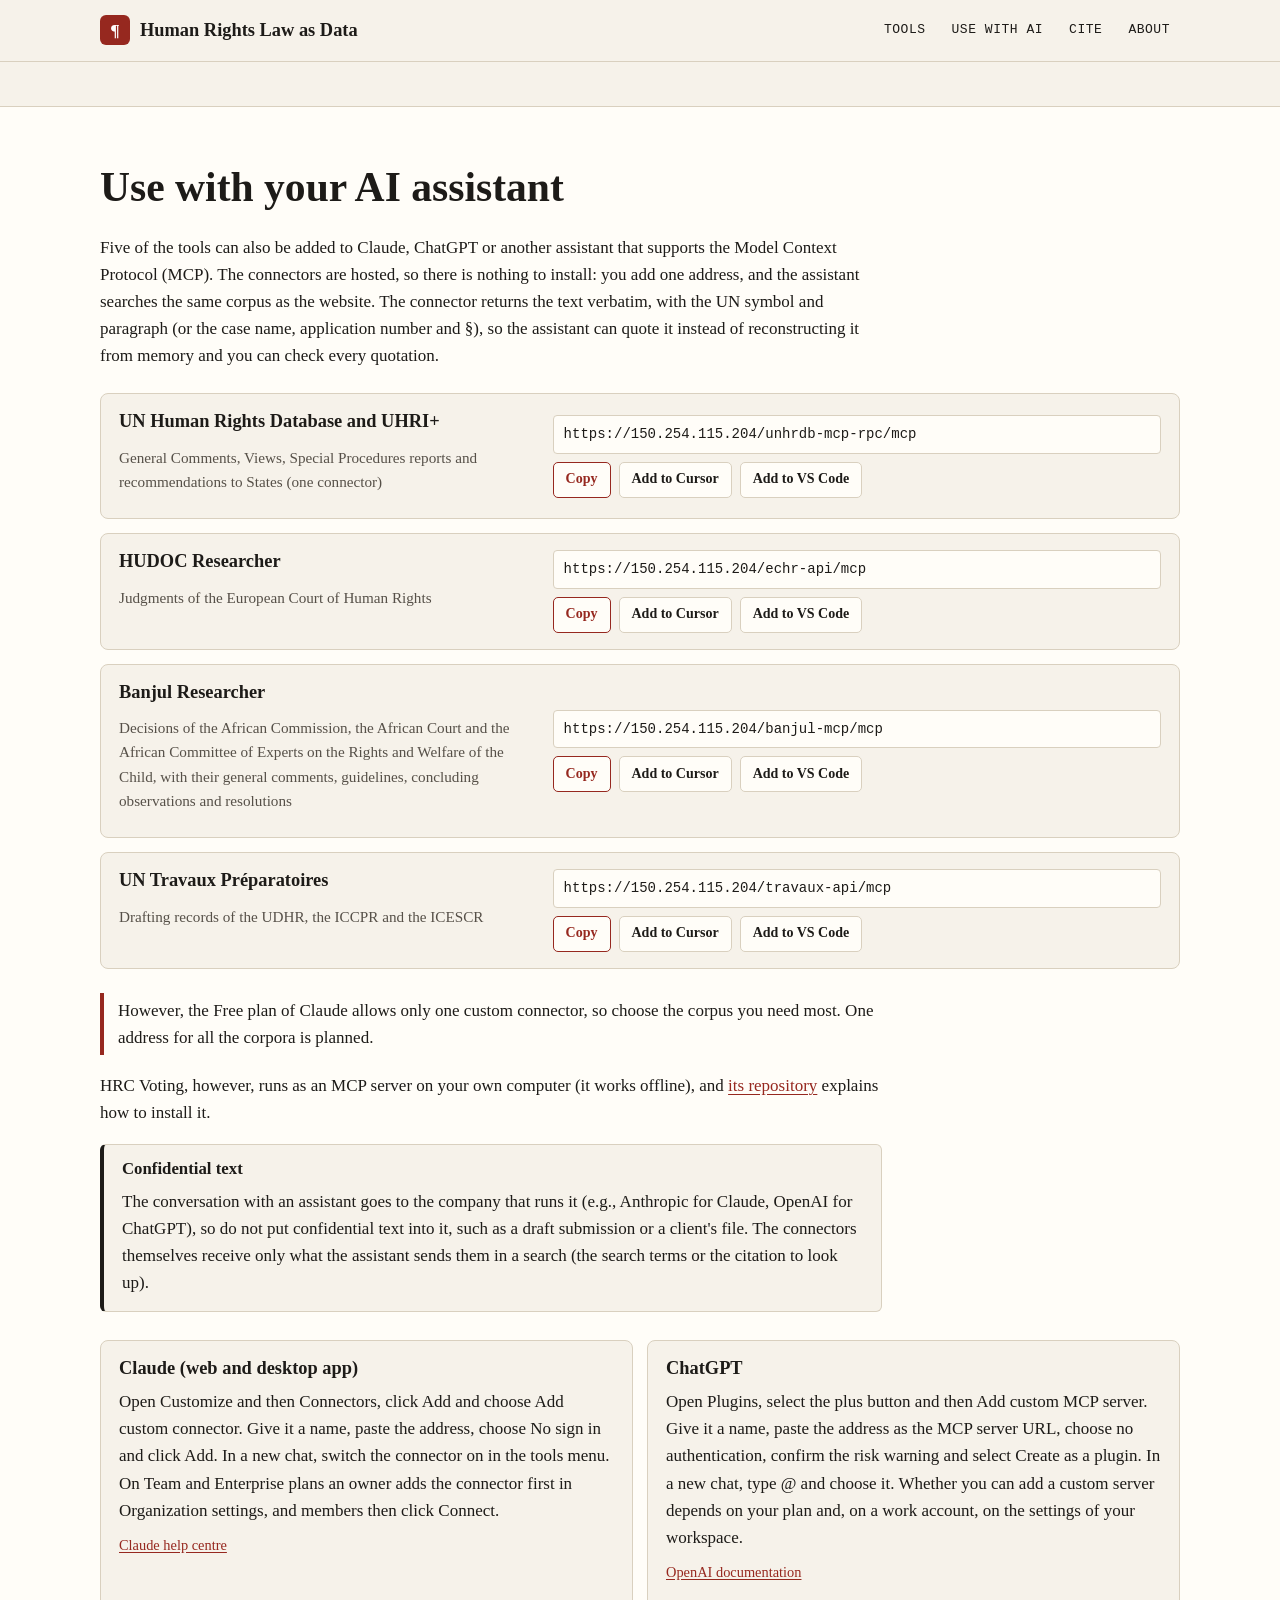
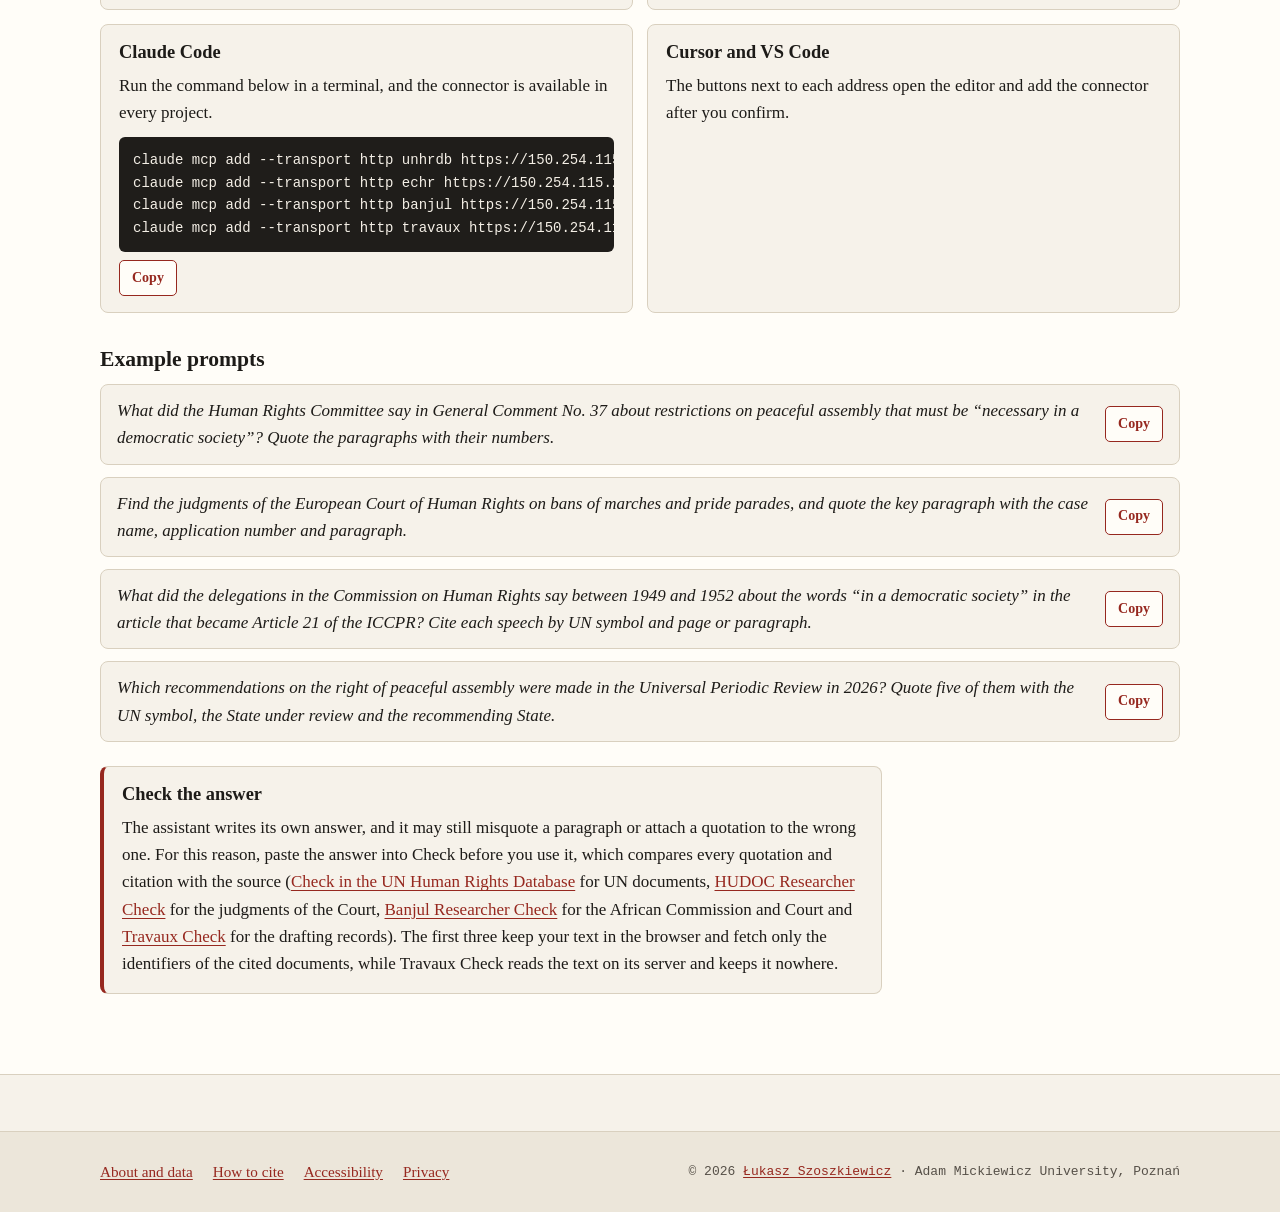
<file: ai.html>
<!doctype html>
<html lang="en">
<head>
<meta charset="utf-8">
<meta name="viewport" content="width=device-width, initial-scale=1">
<title>Use with your AI assistant · Human Rights Law as Data</title>
<meta name="description" content="Add the UN Human Rights Database, UHRI+, HUDOC Researcher, Banjul Researcher and UN Travaux Préparatoires to Claude, ChatGPT or another MCP client, and check the answer against the source.">
<link rel="canonical" href="https://lszoszk.github.io/humanrights/ai.html">
<meta property="og:type" content="website">
<meta property="og:title" content="Use with your AI assistant · Human Rights Law as Data">
<meta property="og:description" content="Add the UN Human Rights Database, UHRI+, HUDOC Researcher, Banjul Researcher and UN Travaux Préparatoires to Claude, ChatGPT or another MCP client, and check the answer against the source.">
<meta property="og:url" content="https://lszoszk.github.io/humanrights/ai.html">
<meta property="og:image" content="https://lszoszk.github.io/humanrights/assets/img/og.png">
<meta name="twitter:card" content="summary_large_image">
<meta name="color-scheme" content="light">
<link rel="icon" href="data:image/svg+xml,%3Csvg xmlns='http://www.w3.org/2000/svg' viewBox='0 0 64 64'%3E%3Crect width='64' height='64' rx='12' fill='%239a2a22'/%3E%3Ctext x='32' y='47' font-family='Georgia,serif' font-size='44' text-anchor='middle' fill='%23fff'%3E%C2%B6%3C/text%3E%3C/svg%3E">
<link rel="stylesheet" href="style.css">
<script src="main.js" defer></script>
<script src="statystyki.js" defer></script>
</head>
<body class="sub">
<a class="skip" href="#main">Skip to content</a>

<header class="bar">
  <div class="wrap bar-in">
    <a class="brand" href="index.html"><span class="brand-mark" aria-hidden="true">¶</span> Human Rights Law as Data</a>
    <nav aria-label="Sections">
      <ul>
        <li><a href="index.html#tools">Tools</a></li>
        <li><a href="ai.html" aria-current="page">Use with AI</a></li>
        <li><a href="about.html#cite">Cite</a></li>
        <li><a href="about.html">About</a></li>
      </ul>
    </nav>
  </div>
</header>

<main id="main" class="page">
<section class="ai" aria-labelledby="ai-h">
  <div class="wrap">
    <h1 id="ai-h">Use with your AI assistant</h1>
    <div class="prose">
      <p>Five of the tools can also be added to Claude, ChatGPT or another assistant that supports the Model Context Protocol (MCP). The connectors are hosted, so there is nothing to install: you add one address, and the assistant searches the same corpus as the website. The connector returns the text verbatim, with the UN symbol and paragraph (or the case name, application number and §), so the assistant can quote it instead of reconstructing it from memory and you can check every quotation.</p>
    </div>

    <!-- TODO (later): one combined MCP address for all corpora. The addresses below use the VM's IP until humanrights.amu.edu.pl has a TLS certificate (checked 10.11.2026: the IP has a valid Let's Encrypt IP certificate; the domain still fails, no matching name). -->
    <ul class="connectors">
      <li class="connector">
        <h2>UN Human Rights Database and UHRI+</h2>
        <p class="conn-scope">General Comments, Views, Special Procedures reports and recommendations to States (one connector)</p>
        <div class="addr">
          <code id="addr-unhrdb">https://150.254.115.204/unhrdb-mcp-rpc/mcp</code>
          <button class="btn small" type="button" data-copy="#addr-unhrdb" data-stat="copy-unhrdb">Copy<span class="vh"> the address of the UN Human Rights Database and UHRI+ connector</span></button>
          <a class="btn small ghost" href="cursor://anysphere.cursor-deeplink/mcp/install?name=unhrdb&amp;config=eyJ1cmwiOiJodHRwczovLzE1MC4yNTQuMTE1LjIwNC91bmhyZGItbWNwLXJwYy9tY3AifQ==">Add to Cursor<span class="vh">: UN Human Rights Database and UHRI+</span></a>
          <a class="btn small ghost" href="https://vscode.dev/redirect?url=vscode%3Amcp%2Finstall%3F%257B%2522name%2522%253A%2522unhrdb%2522%252C%2522type%2522%253A%2522http%2522%252C%2522url%2522%253A%2522https%253A%252F%252F150.254.115.204%252Funhrdb-mcp-rpc%252Fmcp%2522%257D">Add to VS Code<span class="vh">: UN Human Rights Database and UHRI+</span></a>
        </div>
      </li>
      <li class="connector">
        <h2>HUDOC Researcher</h2>
        <p class="conn-scope">Judgments of the European Court of Human Rights</p>
        <div class="addr">
          <code id="addr-echr">https://150.254.115.204/echr-api/mcp</code>
          <button class="btn small" type="button" data-copy="#addr-echr" data-stat="copy-echr">Copy<span class="vh"> the address of the HUDOC Researcher connector</span></button>
          <a class="btn small ghost" href="cursor://anysphere.cursor-deeplink/mcp/install?name=echr&amp;config=eyJ1cmwiOiJodHRwczovLzE1MC4yNTQuMTE1LjIwNC9lY2hyLWFwaS9tY3AifQ==">Add to Cursor<span class="vh">: HUDOC Researcher</span></a>
          <a class="btn small ghost" href="https://vscode.dev/redirect?url=vscode%3Amcp%2Finstall%3F%257B%2522name%2522%253A%2522echr%2522%252C%2522type%2522%253A%2522http%2522%252C%2522url%2522%253A%2522https%253A%252F%252F150.254.115.204%252Fechr-api%252Fmcp%2522%257D">Add to VS Code<span class="vh">: HUDOC Researcher</span></a>
        </div>
      </li>
      <li class="connector">
        <h2>Banjul Researcher</h2>
        <p class="conn-scope">Decisions of the African Commission, the African Court and the African Committee of Experts on the Rights and Welfare of the Child, with their general comments, guidelines, concluding observations and resolutions</p>
        <div class="addr">
          <code id="addr-banjul">https://150.254.115.204/banjul-mcp/mcp</code>
          <button class="btn small" type="button" data-copy="#addr-banjul" data-stat="copy-banjul">Copy<span class="vh"> the address of the Banjul Researcher connector</span></button>
          <a class="btn small ghost" href="cursor://anysphere.cursor-deeplink/mcp/install?name=banjul&amp;config=eyJ1cmwiOiJodHRwczovLzE1MC4yNTQuMTE1LjIwNC9iYW5qdWwtbWNwL21jcCJ9">Add to Cursor<span class="vh">: Banjul Researcher</span></a>
          <a class="btn small ghost" href="https://vscode.dev/redirect?url=vscode%3Amcp%2Finstall%3F%257B%2522name%2522%253A%2522banjul%2522%252C%2522type%2522%253A%2522http%2522%252C%2522url%2522%253A%2522https%253A%252F%252F150.254.115.204%252Fbanjul-mcp%252Fmcp%2522%257D">Add to VS Code<span class="vh">: Banjul Researcher</span></a>
        </div>
      </li>
      <li class="connector">
        <h2>UN Travaux Préparatoires</h2>
        <p class="conn-scope">Drafting records of the UDHR, the ICCPR and the ICESCR</p>
        <div class="addr">
          <code id="addr-travaux">https://150.254.115.204/travaux-api/mcp</code>
          <button class="btn small" type="button" data-copy="#addr-travaux" data-stat="copy-travaux">Copy<span class="vh"> the address of the UN Travaux Préparatoires connector</span></button>
          <a class="btn small ghost" href="cursor://anysphere.cursor-deeplink/mcp/install?name=travaux&amp;config=eyJ1cmwiOiJodHRwczovLzE1MC4yNTQuMTE1LjIwNC90cmF2YXV4LWFwaS9tY3AifQ==">Add to Cursor<span class="vh">: UN Travaux Préparatoires</span></a>
          <a class="btn small ghost" href="https://vscode.dev/redirect?url=vscode%3Amcp%2Finstall%3F%257B%2522name%2522%253A%2522travaux%2522%252C%2522type%2522%253A%2522http%2522%252C%2522url%2522%253A%2522https%253A%252F%252F150.254.115.204%252Ftravaux-api%252Fmcp%2522%257D">Add to VS Code<span class="vh">: UN Travaux Préparatoires</span></a>
        </div>
      </li>
    </ul>

    <div class="prose">
      <p class="callout">However, the Free plan of Claude allows only one custom connector, so choose the corpus you need most. One address for all the corpora is planned.</p>
      <p>HRC Voting, however, runs as an MCP server on your own computer (it works offline), and <a href="https://github.com/lszoszk/mcp-hrc-voting">its repository</a> explains how to install it.</p>
      <section class="warn" aria-labelledby="ai-conf-h">
        <h2 id="ai-conf-h">Confidential text</h2>
        <p>The conversation with an assistant goes to the company that runs it (e.g., Anthropic for Claude, OpenAI for ChatGPT), so do not put confidential text into it, such as a draft submission or a client's file. The connectors themselves receive only what the assistant sends them in a search (the search terms or the citation to look up).</p>
      </section>
    </div>

    <div class="steps">
      <section class="step" aria-labelledby="step-claude">
        <h2 id="step-claude">Claude (web and desktop app)</h2>
        <p>Open Customize and then Connectors, click Add and choose Add custom connector. Give it a name, paste the address, choose No sign in and click Add. In a new chat, switch the connector on in the tools menu. On Team and Enterprise plans an owner adds the connector first in Organization settings, and members then click Connect.</p>
        <p class="src"><a href="https://support.claude.com/en/articles/11175166-get-started-with-custom-connectors-using-remote-mcp">Claude help centre<span class="vh">: custom connectors</span></a></p>
      </section>
      <!-- Checked 10.11.2026 against OpenAI's developer documentation ("Connect and test your plugin"): custom MCP servers are now added as plugins. The page names no plans, only "account and workspace policies". -->
      <section class="step" aria-labelledby="step-chatgpt">
        <h2 id="step-chatgpt">ChatGPT</h2>
        <p>Open Plugins, select the plus button and then Add custom MCP server. Give it a name, paste the address as the MCP server URL, choose no authentication, confirm the risk warning and select Create as a plugin. In a new chat, type @ and choose it. Whether you can add a custom server depends on your plan and, on a work account, on the settings of your workspace.</p>
        <p class="src"><a href="https://developers.openai.com/plugins/deploy/connect-chatgpt">OpenAI documentation<span class="vh">: connecting a custom MCP server in ChatGPT</span></a></p>
      </section>
      <section class="step" aria-labelledby="step-cc">
        <h2 id="step-cc">Claude Code</h2>
        <p>Run the command below in a terminal, and the connector is available in every project.</p>
        <div class="cmd">
          <pre tabindex="0" role="region" aria-label="Claude Code commands"><code id="cmd-cc">claude mcp add --transport http unhrdb https://150.254.115.204/unhrdb-mcp-rpc/mcp --scope user
claude mcp add --transport http echr https://150.254.115.204/echr-api/mcp --scope user
claude mcp add --transport http banjul https://150.254.115.204/banjul-mcp/mcp --scope user
claude mcp add --transport http travaux https://150.254.115.204/travaux-api/mcp --scope user</code></pre>
          <button class="btn small" type="button" data-copy="#cmd-cc" data-stat="copy-claude-code">Copy<span class="vh"> the Claude Code commands</span></button>
        </div>
      </section>
      <section class="step" aria-labelledby="step-ide">
        <h2 id="step-ide">Cursor and VS Code</h2>
        <p>The buttons next to each address open the editor and add the connector after you confirm.</p>
      </section>
    </div>

    <h2 class="prompts-h" id="prompts-h">Example prompts</h2>
    <ul class="prompts" aria-labelledby="prompts-h">
      <!-- Prompts on peaceful assembly (10.11.2026), each checked against its corpus: GC 37 ¶40 (unhrdb); Alekseyev v. Russia, no. 4916/07, and Bączkowski and Others v. Poland, no. 1543/06 (echr); 15 speeches on "democratic society" under ICCPR art. 21, 1949–1952 (travaux); 118 UPR recommendations of 2026 with the theme (UHRI). -->
      <li><p id="p1">What did the Human Rights Committee say in General Comment No. 37 about restrictions on peaceful assembly that must be “necessary in a democratic society”? Quote the paragraphs with their numbers.</p>
        <button class="btn small" type="button" data-copy="#p1" data-stat="copy-prompt-1">Copy<span class="vh"> the first prompt</span></button></li>
      <li><p id="p2">Find the judgments of the European Court of Human Rights on bans of marches and pride parades, and quote the key paragraph with the case name, application number and paragraph.</p>
        <button class="btn small" type="button" data-copy="#p2" data-stat="copy-prompt-2">Copy<span class="vh"> the second prompt</span></button></li>
      <li><p id="p3">What did the delegations in the Commission on Human Rights say between 1949 and 1952 about the words “in a democratic society” in the article that became Article 21 of the ICCPR? Cite each speech by UN symbol and page or paragraph.</p>
        <button class="btn small" type="button" data-copy="#p3" data-stat="copy-prompt-3">Copy<span class="vh"> the third prompt</span></button></li>
      <li><p id="p4">Which recommendations on the right of peaceful assembly were made in the Universal Periodic Review in 2026? Quote five of them with the UN symbol, the State under review and the recommending State.</p>
        <button class="btn small" type="button" data-copy="#p4" data-stat="copy-prompt-4">Copy<span class="vh"> the fourth prompt</span></button></li>
    </ul>

    <section class="check-step" aria-labelledby="check-h">
      <h2 id="check-h">Check the answer</h2>
      <p>The assistant writes its own answer, and it may still misquote a paragraph or attach a quotation to the wrong one. For this reason, paste the answer into Check before you use it, which compares every quotation and citation with the source (<a href="https://lszoszk.github.io/generalcomments/#check">Check in the UN Human Rights Database</a> for UN documents, <a href="https://lszoszk.github.io/ECHR-Dashboard/check.html">HUDOC Researcher Check</a> for the judgments of the Court, <a href="https://lszoszk.github.io/banjul-researcher/#check">Banjul Researcher Check</a> for the African Commission and Court and <a href="https://lszoszk.github.io/travaux-preparatoires/#view=check">Travaux Check</a> for the drafting records). The first three keep your text in the browser and fetch only the identifiers of the cited documents, while Travaux Check reads the text on its server and keeps it nowhere.</p>
    </section>

    <!-- Later: a 90 s film on the connectors goes here (the placeholder was removed for the launch on 10.11.2026). -->
  </div>
</section>
</main>

<footer class="foot">
  <div class="wrap foot-short">
    <ul class="foot-links">
      <li><a href="about.html">About and data</a></li>
      <li><a href="about.html#cite">How to cite</a></li>
      <li><a href="about.html#accessibility">Accessibility</a></li>
      <li><a href="about.html#privacy">Privacy</a></li>
    </ul>
    <p>© 2026 <a href="https://lszoszk.github.io/">Łukasz Szoszkiewicz</a> · Adam Mickiewicz University, Poznań</p>
  </div>
</footer>

<div class="vh" role="status" aria-live="polite" id="live"></div>
</body>
</html>
</file>
<file: style.css>
/* Human Rights Law as Data: landing page.
   System fonts only (no external requests besides the GoatCounter pixel).
   Placeholders: every unfinished element has the class .ph or .ph-tag; hide them all with `.ph-tag{display:none}` once replaced. */

:root {
  --paper: #f6f2ea;
  --card: #fffdf8;
  --ink: #1d1b18;
  --muted: #565048;
  --line: #d9d0bf;
  --accent: #96281f;
  --accent-dark: #741d16;
  --accent-soft: #f3e4df;
  --ph-bg: #fff3c4;
  --ph-ink: #5c4600;
  --ph-line: #b08a00;
  --focus: #0b57d0;
  --serif: "Iowan Old Style", "Palatino Linotype", Palatino, "Book Antiqua", Georgia, serif;
  --mono: ui-monospace, "SF Mono", Menlo, Consolas, "Liberation Mono", monospace;
  --wrap: 1120px;
  color-scheme: light;
}

* { box-sizing: border-box; }
html { -webkit-text-size-adjust: 100%; }
@media (prefers-reduced-motion: no-preference) { html { scroll-behavior: smooth; } }

body {
  margin: 0;
  background: var(--paper);
  color: var(--ink);
  font-family: var(--serif);
  font-size: 1.0625rem;
  line-height: 1.6;
}

img, video { max-width: 100%; height: auto; display: block; }
a { color: var(--accent); text-underline-offset: 0.15em; }
a:hover { color: var(--accent-dark); }
:focus-visible { outline: 3px solid var(--focus); outline-offset: 2px; border-radius: 2px; }
h1, h2, h3 { line-height: 1.2; font-weight: 600; margin: 0 0 0.5em; }
h2 { font-size: clamp(1.6rem, 1.2rem + 1.5vw, 2.1rem); }
h3 { font-size: 1.3rem; }
p { margin: 0 0 1em; }
code, pre { font-family: var(--mono); font-size: 0.875rem; }

.wrap { max-width: var(--wrap); margin: 0 auto; padding: 0 20px; }
.vh { position: absolute !important; width: 1px; height: 1px; padding: 0; margin: -1px; overflow: hidden; clip: rect(0 0 0 0); white-space: nowrap; border: 0; }
section[id], [id].card { scroll-margin-top: 80px; }

/* skip link */
.skip { position: absolute; left: 12px; top: -60px; background: var(--ink); color: #fff; padding: 10px 14px; z-index: 20; text-decoration: none; }
.skip:focus { top: 12px; color: #fff; }

/* ---------- bar ---------- */
.bar { background: var(--paper); border-bottom: 1px solid var(--line); }
@media (min-width: 760px) { .bar { position: sticky; top: 0; z-index: 10; } }
.bar-in { display: flex; flex-wrap: wrap; align-items: center; justify-content: space-between; gap: 6px 24px; padding-top: 12px; padding-bottom: 12px; }
.brand { font-size: 1.15rem; font-weight: 600; color: var(--ink); text-decoration: none; display: inline-flex; align-items: center; gap: 10px; }
.brand-mark { display: inline-grid; place-items: center; width: 30px; height: 30px; border-radius: 6px; background: var(--accent); color: #fff; font-size: 1.1rem; }
.bar nav ul { list-style: none; margin: 0; padding: 0; display: flex; flex-wrap: wrap; gap: 4px 6px; }
.bar nav a { display: inline-block; padding: 8px 10px; font-family: var(--mono); font-size: 0.8125rem; letter-spacing: 0.04em; text-transform: uppercase; color: var(--ink); text-decoration: none; border-radius: 4px; }
.bar nav a:hover { background: var(--accent-soft); color: var(--accent-dark); }

/* ---------- placeholders ---------- */
.ph-tag { display: inline-block; font-family: var(--mono); font-size: 0.75rem; letter-spacing: 0.04em; text-transform: uppercase; background: var(--ph-bg); color: var(--ph-ink); border: 1px dashed var(--ph-line); padding: 2px 7px; border-radius: 3px; line-height: 1.5; }
.ph-inline { text-transform: none; letter-spacing: 0; margin-left: 4px; vertical-align: 1px; }
.ph { border: 2px dashed var(--ph-line); background: repeating-linear-gradient(135deg, #fbf6e6 0 12px, #f7f0d9 12px 24px); }

/* ---------- hero ---------- */
.hero { padding: 48px 0 40px; border-bottom: 1px solid var(--line); }
.hero-grid { display: grid; gap: 28px; align-items: center; }
@media (min-width: 900px) { .hero-grid { grid-template-columns: 1.15fr 1fr; gap: 48px; } }
.tagline { font-family: var(--mono); font-size: 0.875rem; font-weight: 600; letter-spacing: 0.08em; text-transform: uppercase; color: var(--accent); margin: 0 0 14px; }
.hero h1 { font-size: clamp(2.1rem, 1.4rem + 3vw, 3.4rem); letter-spacing: -0.01em; font-weight: 600; margin-bottom: 0.45em; }
.lead { font-size: 1.2rem; color: var(--ink); max-width: 38em; }

.hero-film { margin: 0; border-radius: 8px; overflow: hidden; }
.hero-film video { display: block; width: 100%; height: auto; border-radius: 8px; background: #000; }
.hero-film figcaption { font-size: 0.95rem; color: var(--muted); margin-top: 8px; }
.hero-film .transcript { margin-top: 8px; }
.hero-film .ph-frame { aspect-ratio: 16 / 9; display: flex; flex-direction: column; justify-content: center; align-items: flex-start; padding: 24px; gap: 6px; }
.ph-title { font-size: 1.35rem; font-weight: 600; margin: 8px 0 0; max-width: 18em; }
.ph-note { font-family: var(--mono); font-size: 0.8125rem; color: var(--ph-ink); margin: 0; }

.numbers { list-style: none; margin: 40px 0 0; padding: 0; display: grid; grid-template-columns: repeat(2, 1fr); gap: 1px; background: var(--line); border: 1px solid var(--line); }
@media (min-width: 760px) { .numbers { grid-template-columns: repeat(4, 1fr); } }
.numbers li { background: var(--card); padding: 18px 18px 16px; }
.numbers strong { display: block; font-size: clamp(1.7rem, 1.3rem + 1.6vw, 2.4rem); font-weight: 600; line-height: 1.1; color: var(--accent); font-variant-numeric: tabular-nums; }
.numbers span { display: block; margin-top: 6px; font-size: 0.95rem; color: var(--muted); line-height: 1.4; }
.chips-h { font-size: 1.35rem; margin: 40px 0 14px; }
.chips { list-style: none; margin: 0; padding: 0; display: grid; gap: 12px; grid-template-columns: repeat(auto-fill, minmax(min(100%, 300px), 1fr)); }
.chip { display: flex; flex-direction: column; gap: 2px; height: 100%; padding: 14px 16px 12px; background: var(--card); border: 1px solid var(--line); border-left: 4px solid var(--accent); border-radius: 6px; text-decoration: none; color: var(--ink); }
a.chip:hover { border-color: var(--accent); background: #fff; color: var(--ink); }
.chip-task { font-size: 1.1rem; font-weight: 600; line-height: 1.3; }
.chip-eg { font-size: 0.95rem; color: var(--muted); }
.chip-tool { margin-top: 6px; font-family: var(--mono); font-size: 0.75rem; letter-spacing: 0.04em; text-transform: uppercase; color: var(--accent); }
.chip-tool::after { content: " →"; }
.chip-links { display: flex; flex-wrap: wrap; gap: 0 18px; margin-top: 2px; }
.chip-links .chip-tool { display: inline-block; padding: 6px 0 2px; text-decoration: none; }
.chip-links .chip-tool:hover { text-decoration: underline; color: var(--accent-dark); }

/* ---------- tools ---------- */
.tools { padding: 56px 0; }
.tools-regional { padding-top: 8px; }
.section-note { max-width: 62ch; margin: -8px 0 24px; color: var(--muted); }
.cards { list-style: none; margin: 28px 0 0; padding: 0; display: grid; gap: 24px; }
.card { background: var(--card); border: 1px solid var(--line); border-radius: 8px; overflow: hidden; display: grid; }
/* Side by side only from 1100px: the media column is then about 4:3, the shape of the card loops. Narrower, cards stack. */
@media (min-width: 1100px) { .card { grid-template-columns: minmax(0, 5fr) minmax(0, 6fr); } }
.card-media { position: relative; background: #ece6da; border-bottom: 1px solid var(--line); }
@media (min-width: 1100px) { .card-media { border-bottom: 0; border-right: 1px solid var(--line); } }
.card-media img, .card-media video { width: 100%; height: 100%; aspect-ratio: 16 / 10; object-fit: cover; object-position: top left; }
.card-media img.contain { object-fit: contain; object-position: center; background: #f9f7f2; }
.card-media .ph-tag { position: absolute; left: 10px; top: 10px; }
/* Card loops are recorded at 4:3 (1280×960) and fill the media column; any crop takes the top edge, not the pay-off at the bottom. */
.card-media.has-loop { background: #fcf8f3; }
.loop-frame { position: relative; width: 100%; height: 100%; }
.loop-frame .loop-btn { top: 10px; bottom: auto; } /* the pay-off (toast, cite button) sits bottom right */
.card-media .loop-frame video { height: 100%; aspect-ratio: 4 / 3; object-fit: cover; object-position: center bottom; }
.loop-btn { position: absolute; right: 10px; bottom: 10px; min-height: 36px; padding: 6px 12px; font-family: var(--mono); font-size: 0.8125rem; background: rgba(29, 27, 24, 0.85); color: #fff; border: 1px solid #fff; border-radius: 4px; cursor: pointer; }
.card-body { padding: 22px 24px 20px; }
.card h3 { font-size: 1.5rem; margin-bottom: 0.4em; }
.metrics { list-style: none; margin: 0 0 16px; padding: 0; display: flex; flex-wrap: wrap; gap: 6px 18px; font-size: 0.95rem; color: var(--muted); }
.metrics strong { color: var(--ink); font-variant-numeric: tabular-nums; }
.actions { display: flex; flex-wrap: wrap; gap: 10px; margin-bottom: 16px; }

.btn { display: inline-flex; align-items: center; justify-content: center; min-height: 44px; padding: 8px 16px; border: 1px solid var(--accent); border-radius: 5px; background: var(--card); color: var(--accent); font: 600 0.95rem/1.2 var(--serif); text-decoration: none; cursor: pointer; }
.btn:hover { background: var(--accent-soft); color: var(--accent-dark); }
.btn.primary { background: var(--accent); color: #fff; }
.btn.primary:hover { background: var(--accent-dark); color: #fff; }
.btn.small { min-height: 36px; padding: 5px 12px; font-size: 0.875rem; }
.btn.ghost { border-color: var(--line); color: var(--ink); }
.btn.ghost:hover { border-color: var(--accent); }
.btn[aria-expanded="true"] { background: var(--accent-soft); }
.btn.copied { background: #e3efe3; border-color: #2f6b32; color: #1f4d22; }


.film { grid-column: 1 / -1; border-top: 1px solid var(--line); padding: 20px 24px 24px; background: #fbf8f2; }
.film figure { margin: 0 auto; max-width: 900px; }
.film video { width: 100%; border-radius: 6px; background: #000; }
.film figcaption { font-size: 0.95rem; color: var(--muted); margin-top: 8px; }
.transcript { max-width: 900px; margin: 14px auto 0; background: var(--card); border: 1px solid var(--line); border-radius: 6px; padding: 10px 16px; }
.transcript summary { cursor: pointer; font-weight: 600; padding: 4px 0; }
/* Closed transcripts stay out of sight: the "Read the transcript" link under each film opens them (main.js). */
.transcript:not([open]) { display: none; }
.transcript p { margin: 0.8em 0; }


/* ---------- AI ---------- */
.ai { padding: 56px 0; background: var(--card); border-top: 1px solid var(--line); border-bottom: 1px solid var(--line); }
.prose { max-width: 46em; }
.connectors { list-style: none; margin: 24px 0; padding: 0; display: grid; gap: 14px; }
.connector { border: 1px solid var(--line); border-radius: 8px; padding: 16px 18px; background: var(--paper); display: grid; gap: 4px 28px; }
@media (min-width: 860px) { .connector { grid-template-columns: minmax(0, 2fr) minmax(0, 3fr); grid-template-rows: auto 1fr; } .connector .addr { grid-column: 2; grid-row: 1 / span 2; align-self: center; } .connector h3, .connector .conn-scope { grid-column: 1; } }
.connector h3 { font-size: 1.15rem; margin-bottom: 0; }
.conn-scope { font-size: 0.95rem; color: var(--muted); margin-bottom: 8px; }
.addr { display: flex; flex-wrap: wrap; align-items: center; gap: 8px; }
.addr code { flex: 1 1 100%; min-width: 0; overflow-wrap: anywhere; background: var(--card); border: 1px solid var(--line); border-radius: 4px; padding: 7px 10px; }
.callout { border-left: 4px solid var(--accent); padding: 4px 0 4px 14px; }

.steps { display: grid; gap: 14px; margin: 28px 0; }
@media (min-width: 760px) { .steps { grid-template-columns: repeat(2, 1fr); } }
.step { border: 1px solid var(--line); border-radius: 8px; padding: 16px 18px; background: var(--paper); min-width: 0; }
.step h3 { font-size: 1.15rem; }
.step p { margin-bottom: 0.6em; }
.src { font-size: 0.9rem; }
.cmd { display: flex; flex-direction: column; align-items: flex-start; gap: 8px; }
.cmd pre { margin: 0; width: 100%; overflow-x: auto; background: #1f1d1a; color: #f4efe6; border-radius: 6px; padding: 12px 14px; font-size: 0.8125rem; line-height: 1.6; }
.cmd pre:focus-visible { outline-offset: 3px; }

.prompts-h { margin-top: 8px; }
.prompts { list-style: none; margin: 0 0 24px; padding: 0; display: grid; gap: 12px; }
.prompts li { display: flex; flex-wrap: wrap; align-items: center; gap: 10px 16px; background: var(--paper); border: 1px solid var(--line); border-radius: 8px; padding: 12px 16px; }
.prompts p { flex: 1 1 320px; margin: 0; font-style: italic; }
.warn { margin: 18px 0 0; padding: 14px 18px; border: 1px solid var(--line); border-left: 4px solid var(--ink); border-radius: 6px; background: var(--paper); }
.warn h3 { font-size: 1.05rem; margin-bottom: 0.3em; }
.warn p { margin: 0; }
.check-step { max-width: 46em; margin: 0 0 24px; padding: 16px 18px; border: 1px solid var(--line); border-left: 4px solid var(--accent); border-radius: 8px; background: var(--paper); }
.check-step h3 { font-size: 1.15rem; }
.check-step p { margin: 0; }
.film-ph { border-radius: 8px; padding: 16px 18px; }
.film-ph p { margin: 8px 0 0; }

/* ---------- why ---------- */
.why { padding: 56px 0; }
.principles { list-style: none; counter-reset: pr; margin: 24px 0 0; padding: 0; display: grid; gap: 18px; }
.principles li { counter-increment: pr; border-top: 3px solid var(--accent); padding-top: 14px; display: grid; gap: 4px 32px; }
@media (min-width: 760px) { .principles li { grid-template-columns: minmax(0, 1fr) minmax(0, 2.4fr); } }
.principles h3 { font-size: 1.25rem; }
.principles h3::before { content: counter(pr); display: block; font-family: var(--mono); font-size: 0.875rem; color: var(--accent); margin-bottom: 4px; }
.principles p { margin: 0; max-width: 46em; }

/* short principles on the landing */
.principles.short { gap: 18px 28px; }
@media (min-width: 760px) { .principles.short { grid-template-columns: repeat(3, minmax(0, 1fr)); } .principles.short li { grid-template-columns: none; } }
.principles.short h3 { font-size: 1.15rem; }
.more { margin: 22px 0 0; }

/* AI teaser on the landing */
.ai-teaser { padding: 40px 0; }
.teaser { display: flex; flex-wrap: wrap; align-items: center; justify-content: space-between; gap: 16px 40px; }
.teaser > div { flex: 1 1 420px; max-width: 46em; }
.teaser h2 { margin-bottom: 0.3em; }
.teaser p { margin: 0; }

/* subpages (ai.html, about.html) */
.page { padding: 44px 0 56px; }
.sub h1 { font-size: clamp(1.9rem, 1.4rem + 2vw, 2.6rem); }
.sub .page h2 { font-size: 1.35rem; margin-top: 1.6em; }
.sub .connector h2, .sub .step h2, .sub .warn h2, .sub .check-step h2 { font-size: 1.15rem; margin-top: 0; }
.sub .warn h2 { font-size: 1.05rem; }
.about section { max-width: 50em; }
.about .principles { margin-top: 12px; }
.datalist { list-style: none; margin: 0; padding: 0; }
.datalist li { padding: 10px 0; border-bottom: 1px solid var(--line); display: flex; flex-wrap: wrap; gap: 4px 16px; align-items: baseline; }
.dl-name { font-weight: 600; min-width: 14em; }
.dl-links { font-family: var(--mono); font-size: 0.8125rem; }
.dois { margin: 0 0 1em; padding-left: 1.1em; font-size: 0.925rem; }
.dois a { font-family: var(--mono); font-size: 0.8125rem; overflow-wrap: anywhere; }

/* ---------- footer ---------- */
.foot { background: #ece6da; border-top: 1px solid var(--line); padding: 22px 0; font-size: 0.95rem; }
.foot-short { display: flex; flex-wrap: wrap; justify-content: space-between; align-items: center; gap: 10px 32px; }
.foot-short p { margin: 0; font-family: var(--mono); font-size: 0.8125rem; color: var(--muted); }
.foot-links { list-style: none; margin: 0; padding: 0; display: flex; flex-wrap: wrap; gap: 4px 20px; }
.foot-links a { display: inline-block; padding: 6px 0; }

@media (max-width: 480px) {
  body { font-size: 1rem; }
  .hero { padding-top: 32px; }
  .lead { font-size: 1.1rem; }
  .card-body { padding: 18px 16px 16px; }
  .film { padding: 16px; }
}
</file>
